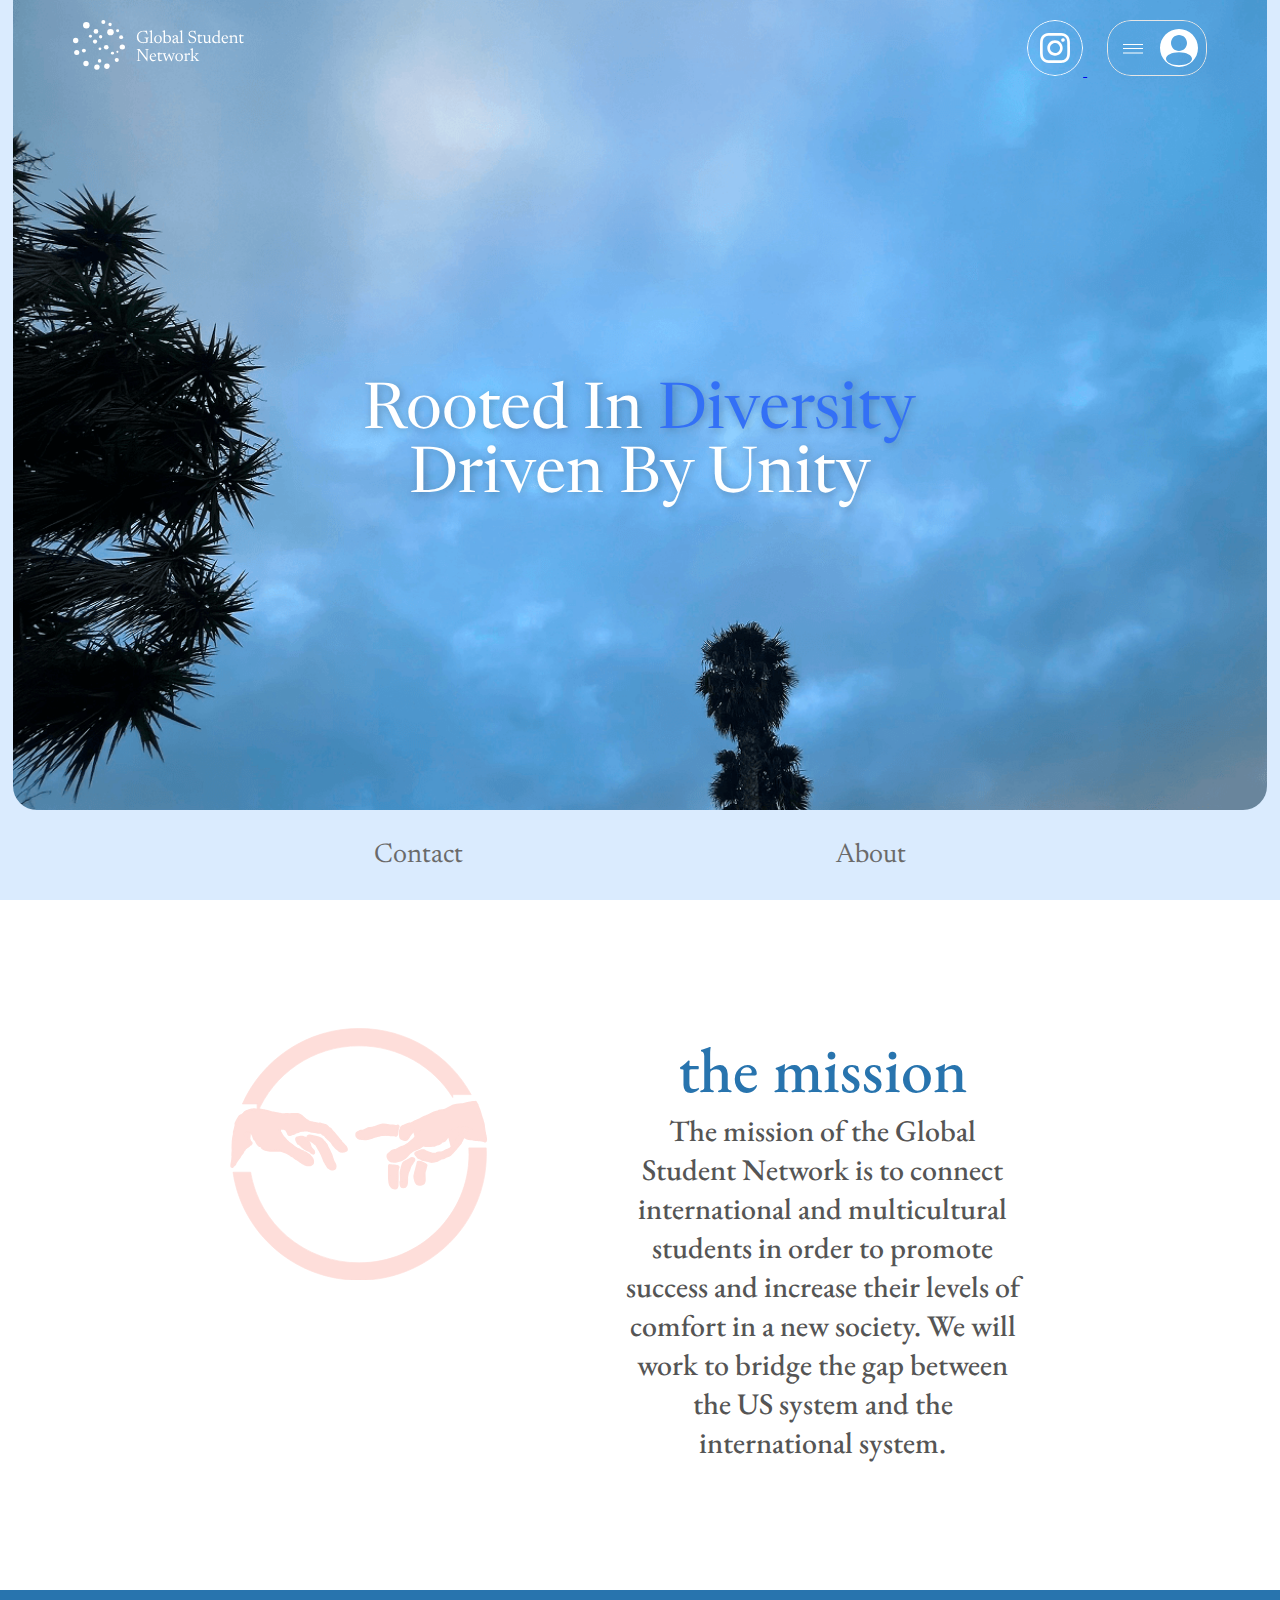
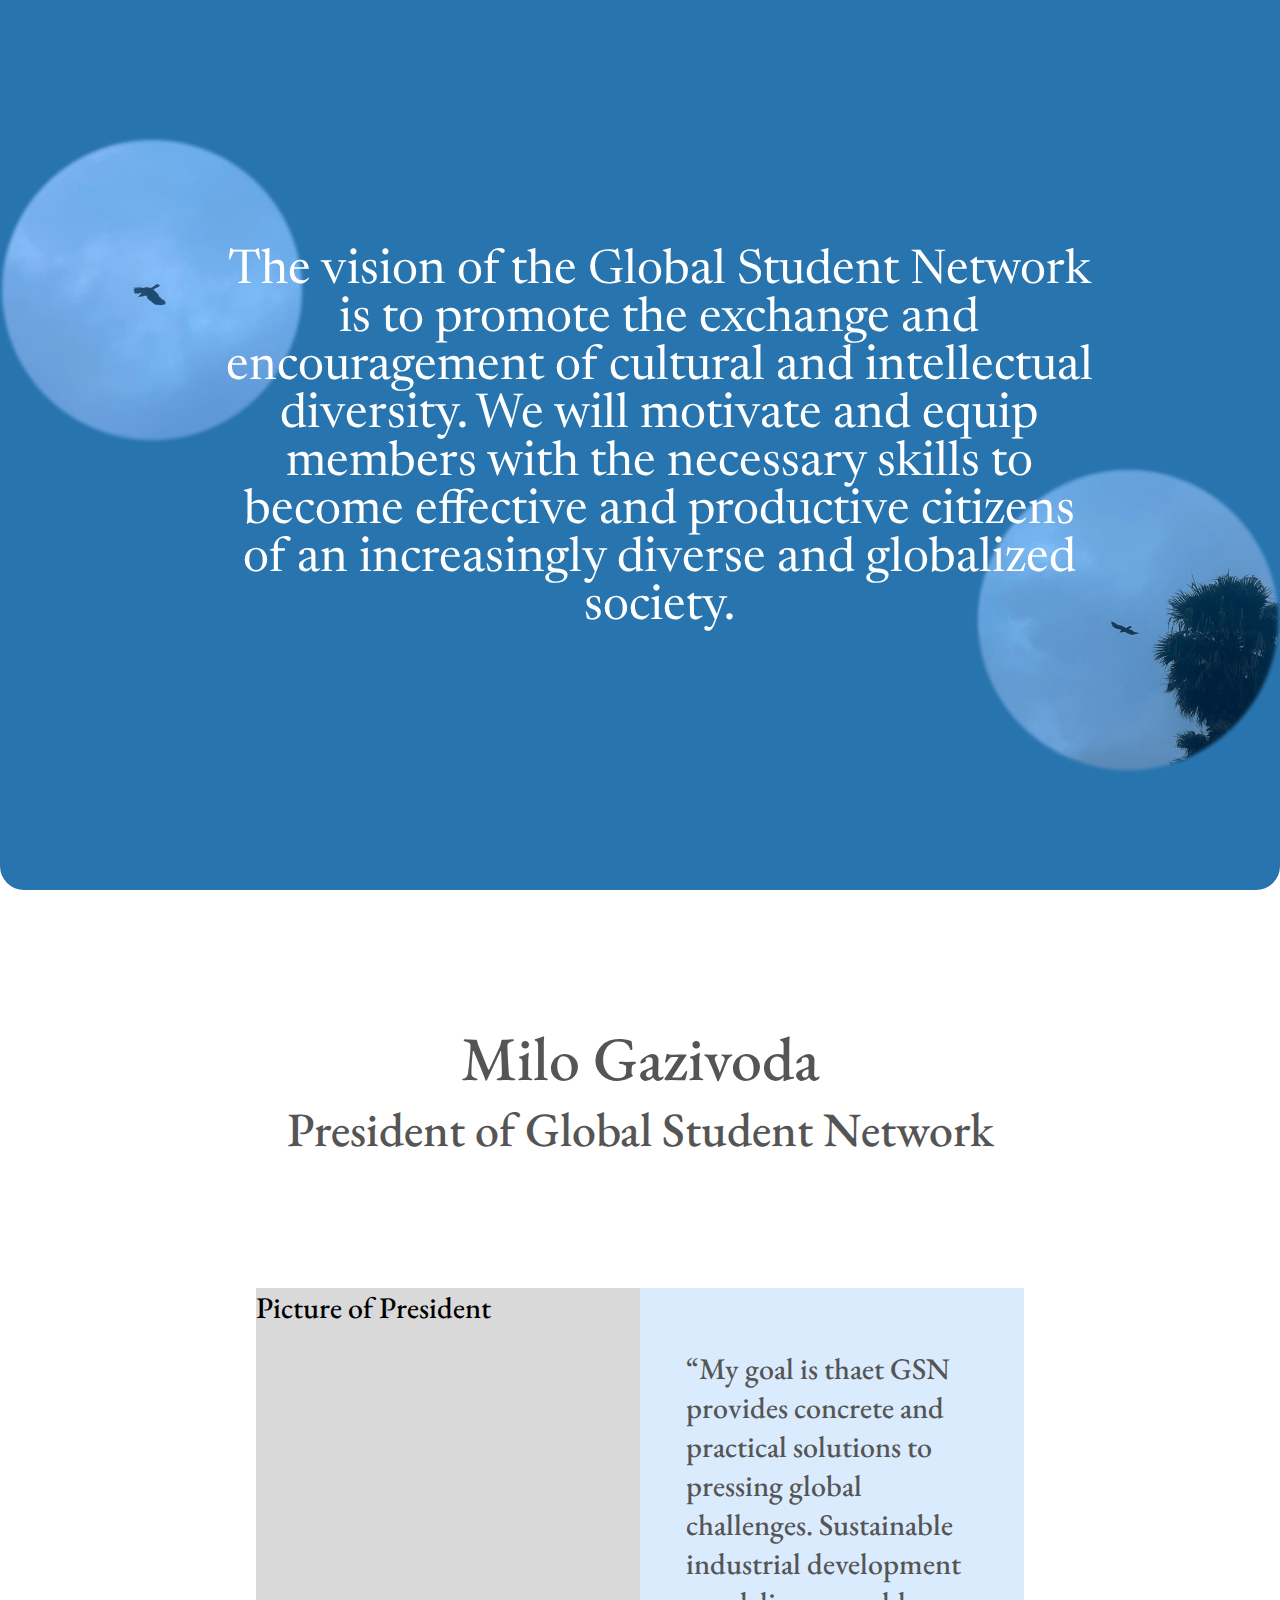
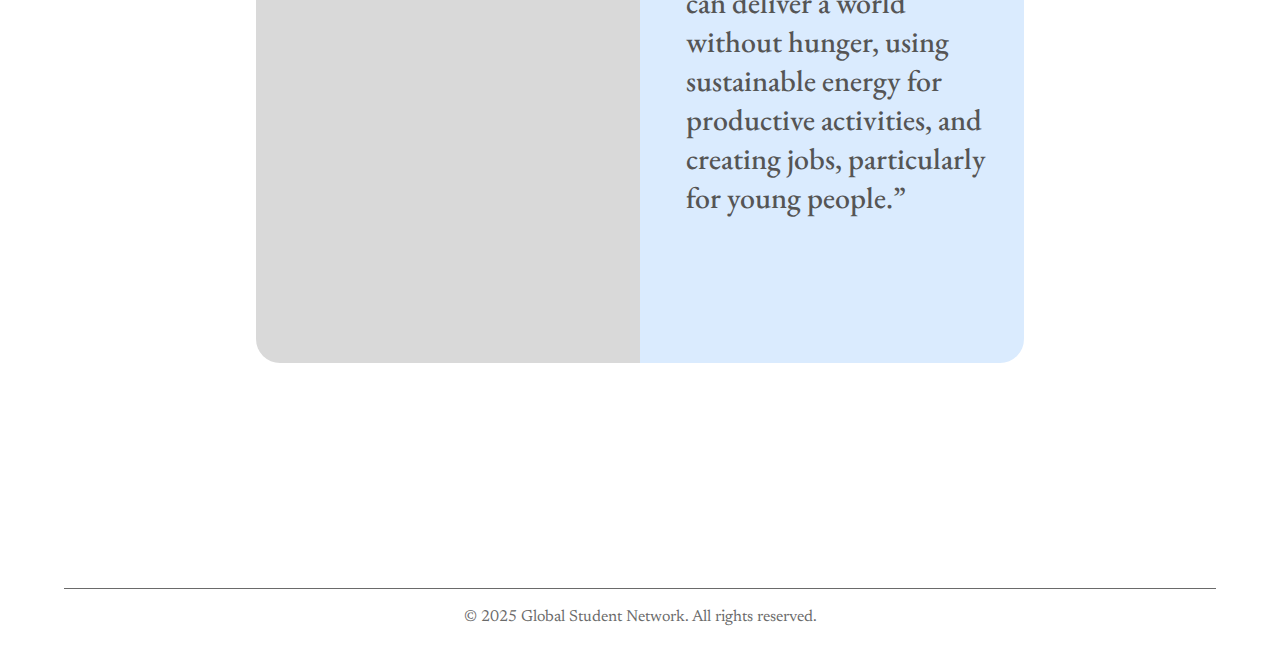
<file: index.html>
<!DOCTYPE html>
<html lang="en">
<head>
    <meta charset="UTF-8" />
    <meta name="viewport" content="width=device-width, initial-scale=1.0" />
    <link rel="stylesheet" href="styles.css">
    <link rel="icon" type="image/png" href="media/favicon.png">
    <title>Global Student Network</title>
</head>
<body>
<noscript>
    <style>
        #theme-toggle-button {
            display: none;
        }
    </style>
    <p style="color: red; text-align: center;">Theme switcher requires JavaScript to work.
        Please enable JavaScript to use this feature.</p>
</noscript>
<section class="container">
    <figure class="image-background">
        <header class="content-overlay">
            <img src="media/gsn_logo.svg" alt="Global Student Network Logo" class="logo theme-toggle-button" id="theme-toggle-button" >
            <!-- New div to hold both Instagram and Login Button -->
            <div class="right-icons">
                <a href="https://www.instagram.com/gsn.ucla/" target="_blank">
                    <!--image cite: https://brandfetch.com/instagram.com?view=library&library=default&collection=logos&asset=idmP9VWUNi-->
                    <img src="media/instagram_logo.svg" alt="Instagram Logo" class="social-icon">
                </a>
                <a href="login.html">
                    <img src="media/login.svg" alt="Login icon" class="login-icon">
                </a>
            </div>
        </header>

        <figcaption class="hero-text">
            Rooted In <span>Diversity</span><br>
            Driven By Unity
        </figcaption>
    </figure>
</section>
<nav class="navbar">
    <ul>
        <li><a href="contact.html">Contact</a></li>
        <li><a href="about.html">About</a></li>
    </ul>
</nav>
<section class="container-2">
    <svg class = "graphic" width=70% height=auto viewBox="0 0 371 363" fill="none" xmlns="http://www.w3.org/2000/svg">
        <path fill-rule="evenodd" clip-rule="evenodd" d="M344 181.837C344 267.815 273.422 338 185.756 338C107.023 338 42.0729 281.39 29.6539 207.57H4.3465C16.9846 295.436 93.3895 363 185.756 363C286.959 363 369 281.891 369 181.837C369 178.73 368.921 175.641 368.765 172.573H343.726C343.908 175.638 344 178.727 344 181.837ZM185.756 0.673706C255.499 0.673706 316.141 39.1933 347.105 95.8873H320.615V100.11C292.812 55.5117 242.916 25.6737 185.756 25.6737C119.215 25.6737 62.5181 66.1097 39.0578 123.196V109.269H17.805C46.1054 45.3403 110.655 0.673706 185.756 0.673706Z" fill="#FEDEDA"/>
        <path d="M17.6295 125.952C18.0822 125.558 18.5598 125.2 19.0731 124.936C19.5271 124.503 19.9848 124.074 20.4397 123.643C21.3005 122.828 22.1491 121.967 23.1195 121.28C23.6072 120.935 24.1245 120.51 24.6965 120.308C25.4137 120.056 26.211 119.865 27.0069 119.754C28.4807 119.081 30.0582 118.682 31.623 118.325C32.0811 118.22 32.5858 118.258 33.0218 118.133C33.6004 117.968 34.3113 118.069 34.9115 118.069C35.6425 118.069 36.4039 118.131 37.134 118.221L37.2239 118.231C38.0157 118.328 38.7967 118.423 39.5852 118.553C40.7245 118.741 41.7739 119.044 42.8804 119.362L42.9207 119.374C43.6711 119.59 44.421 119.882 45.113 120.244C45.459 120.425 45.8527 120.566 46.152 120.819C46.449 121.071 46.0575 120.911 45.8796 120.866C44.943 120.632 44.0857 120.177 43.2133 119.764L43.2099 119.762C42.6812 119.512 42.0233 119.2 41.4312 119.162C40.8211 119.123 40.1964 119.158 39.5852 119.158C37.9557 119.158 36.3038 119.262 34.6761 119.343C33.5702 119.399 32.4729 119.559 31.3675 119.582C30.4316 119.602 29.4816 119.643 28.5364 119.643C28.0422 119.643 27.5248 119.681 27.0069 119.754C26.8406 119.83 26.6756 119.909 26.5122 119.992C25.6896 120.411 24.9673 121.126 24.2325 121.68C23.4615 122.262 22.7148 122.886 21.9191 123.428C21.5754 123.663 21.2772 124.011 20.9104 124.215C20.9024 124.219 20.8939 124.224 20.885 124.229C21.0417 124.187 21.1985 124.151 21.3542 124.121C22.0564 123.986 22.7778 123.989 23.4726 123.865C23.5522 123.851 24.0083 123.722 23.9668 123.909C23.9373 124.042 23.4672 124.07 23.3784 124.094C22.1374 124.429 20.9175 124.81 19.6932 125.207C19.2173 125.361 18.7484 125.521 18.2865 125.694C17.5492 126.417 16.8317 127.159 16.1627 127.947C14.9415 129.385 13.7651 130.869 12.5862 132.343C12.5679 132.366 12.5496 132.389 12.5313 132.411C11.5258 133.668 10.5625 134.939 9.66316 136.271C9.57149 136.407 9.48735 136.54 9.40951 136.675C9.00501 137.561 8.80537 138.016 9.09492 137.313C9.18814 137.087 9.29159 136.879 9.40951 136.675C9.98561 135.412 10.9772 133.275 11.5629 132.364C12.2294 131.328 12.9042 130.305 13.4391 129.204C13.6941 128.679 14.1888 128.294 14.4983 127.812C14.5948 127.662 14.6984 127.509 14.8581 127.422C15.1922 127.24 15.5007 127.005 15.8332 126.817C16.4193 126.487 17.0181 126.204 17.6295 125.952Z" fill="#FEDEDA"/>
        <path d="M86.2931 125.36C86.2979 125.505 86.3114 125.437 86.2931 125.36Z" fill="#FEDEDA"/>
        <path d="M114.349 136.325C114.155 136.238 113.971 136.129 113.789 136.016C114.491 136.114 115.191 136.241 115.901 136.241C116.74 136.241 117.886 136.542 118.627 136.954C118.74 137.017 119.21 137.221 119.168 137.368C119.141 137.46 118.64 137.441 118.585 137.373C118.452 137.206 117.549 137.331 117.327 137.331C116.339 137.331 115.247 136.724 114.349 136.325Z" fill="#FEDEDA"/>
        <path d="M135.007 141.04C134.548 140.938 134.12 140.742 133.671 140.599C133.291 140.491 132.864 140.426 132.472 140.355C132.394 140.341 132.312 140.309 132.229 140.273C132.062 140.199 131.893 140.107 131.754 140.099C131.307 140.073 130.806 139.728 130.412 139.53C129.871 139.26 128.953 139.114 128.567 138.631C128.108 138.058 129.398 138.561 129.527 138.585C130.196 138.706 130.921 138.98 131.568 139.195C132.362 139.46 133.329 139.584 134.061 139.978C134.79 140.371 135.588 140.471 136.302 140.938C136.663 141.173 136.998 141.445 137.325 141.725C137.494 141.816 137.657 141.916 137.812 142.028C138.175 142.289 138.126 142.314 137.946 142.262C138.192 142.473 138.439 142.678 138.697 142.867C138.878 142.999 139.047 143.159 139.207 143.335C139.506 143.583 139.826 143.808 140.1 144.083C140.333 144.315 140.802 144.423 140.962 144.712C141.145 145.04 141.46 145.302 141.717 145.569C142.085 145.951 142.356 146.509 142.7 146.929C142.797 147.048 142.884 147.175 142.973 147.3C143.07 147.437 143.17 147.572 143.287 147.689C143.457 147.858 143.646 148.111 143.767 148.318C143.846 148.452 144.045 148.539 144.08 148.695C144.104 148.806 143.977 148.88 143.916 148.775C143.795 148.562 143.511 148.331 143.329 148.15C143.056 147.877 142.779 147.61 142.509 147.33C141.766 146.558 141.129 145.736 140.44 144.921C140.181 144.615 139.932 144.254 139.67 143.905C139.508 143.741 139.346 143.571 139.219 143.412C139.137 143.309 138.693 142.883 139.051 143.202C139.102 143.247 139.154 143.291 139.207 143.335C139.047 143.159 138.878 142.999 138.697 142.867C138.439 142.678 138.192 142.473 137.946 142.262C137.749 142.205 137.393 142.055 137.248 142.023C136.984 141.965 136.617 141.73 136.367 141.608C135.94 141.401 135.474 141.144 135.007 141.04Z" fill="#FEDEDA"/>
        <path d="M135.361 152.949C135.531 153.035 135.838 153.118 136.144 153.192C136.107 153.16 136.069 153.129 136.032 153.098C134.898 152.169 133.684 151.279 132.444 150.499C132.112 150.29 132.915 151.029 132.994 151.169C133.129 151.413 133.433 151.683 133.683 151.822C133.983 151.988 134.144 152.245 134.438 152.409C134.754 152.584 135.041 152.789 135.361 152.949Z" fill="#FEDEDA"/>
        <path d="M86.6555 151.338C86.5411 151.383 86.4255 151.421 86.3336 151.421C86.1358 151.421 86.5438 151.345 86.6555 151.338Z" fill="#FEDEDA"/>
        <path d="M72.5542 152.912C72.4808 152.82 72.3897 152.722 72.3014 152.618C72.2955 152.604 72.2897 152.59 72.2839 152.577C72.1108 152.167 71.833 151.698 71.7806 151.253C71.773 151.188 71.5849 150.517 71.8831 150.815C72.0569 150.989 72.2353 151.081 72.3491 151.337C72.605 151.913 72.8994 152.521 73.1879 153.098C73.5588 153.84 74.1339 154.482 74.53 155.195C74.5595 155.248 74.5922 155.336 74.6301 155.434C74.7208 155.515 74.8111 155.6 74.8655 155.698C74.9224 155.801 75.1691 155.997 75.0519 155.997C74.8554 155.997 74.726 155.682 74.6301 155.434C74.572 155.382 74.5138 155.331 74.4647 155.279C73.9486 154.734 73.5904 154.052 73.0854 153.518C72.9042 153.326 72.7187 153.118 72.5542 152.912Z" fill="#FEDEDA"/>
        <path d="M29.7946 148.066C29.8189 148.08 29.8442 148.095 29.8702 148.112C29.8497 148.095 29.8278 148.08 29.8039 148.066C29.6523 147.98 29.6054 147.958 29.7946 148.066Z" fill="#FEDEDA"/>
        <path d="M28.9185 148.253C29.1501 148.369 29.9303 148.802 30.2696 149.152C30.1428 149.126 30.0157 149.101 29.8878 149.077C29.6404 149.032 29.2293 149.071 29.0024 148.97C28.526 148.759 27.892 148.873 27.39 148.719C26.6875 148.503 25.7535 148.653 25.0228 148.653C24.4048 148.653 23.8252 148.789 23.2482 148.951C23.0729 149.038 22.9031 149.128 22.7487 149.199C21.9364 149.568 21.1577 149.952 20.3629 150.349C20.3269 150.367 20.289 150.386 20.2498 150.406C20.0998 150.589 19.9195 150.766 19.7757 150.918C19.6832 151.015 19.2724 151.824 19.2724 151.421C19.2724 150.924 19.8337 150.615 20.2498 150.406C20.2933 150.353 20.3343 150.299 20.371 150.246C20.2021 150.296 20.0776 150.281 20.3209 150.037C20.4293 149.929 20.5508 149.838 20.6812 149.759C20.7825 149.602 20.8661 149.439 20.8661 149.241C20.8661 149.013 20.7964 148.645 20.9081 148.444C21.1871 147.942 22.6089 147.662 23.1309 147.647C24.3036 147.614 25.4811 147.647 26.6538 147.647C27.0706 147.647 27.5781 147.625 27.9492 147.861C28.2648 148.062 28.5988 148.093 28.9185 148.253Z" fill="#FEDEDA"/>
        <path d="M108.383 191.008C108.383 191.255 108.305 191.468 108.255 191.693C108.151 191.723 108.088 191.844 108.213 192.065C108.288 192.195 108.378 192.308 108.449 192.451C108.466 192.485 108.607 192.951 108.487 192.857C108.294 192.707 107.748 192.768 107.491 192.711C107.142 192.633 106.777 192.407 106.43 192.366C106.205 192.34 105.868 191.975 105.698 191.805C105.413 191.519 105.08 191.309 104.797 191.027C104.587 190.817 104.482 190.505 104.307 190.286C104.102 190.03 103.83 189.811 103.67 189.522C103.328 188.906 103.627 188.143 103.792 187.564C103.978 186.913 104.047 186.307 104.391 185.705C104.689 185.184 105.029 184.733 105.411 184.257C105.742 183.842 106.877 184.044 107.364 184.044C108.726 184.044 110.312 183.796 111.526 184.403C112.857 185.069 113.904 186.053 113.904 187.653C113.904 188.343 112.416 188.12 111.993 188.12C111.225 188.12 110.669 188.352 110.035 188.715C109.785 188.858 109.503 189.021 109.299 189.206C109.058 189.422 108.985 189.813 108.765 189.989C108.562 190.151 108.383 190.759 108.383 191.008Z" fill="#FEDEDA"/>
        <path d="M129.598 175.401C129.48 175.257 129.36 175.121 129.242 174.995C128.568 174.282 128.218 173.151 127.689 172.32C127.447 171.94 127.271 171.573 127.058 171.19C127.019 171.119 126.978 171.046 126.936 170.973C126.651 170.509 125.602 168.771 125.81 168.771C125.903 168.771 126.223 169.421 126.247 169.506C126.385 169.99 126.674 170.505 126.936 170.973C126.971 171.028 126.994 171.065 127.003 171.079C127.914 172.5 128.779 173.941 129.598 175.401C131.864 179.438 133.786 183.626 135.418 187.977C135.67 188.649 135.83 189.393 136.167 190.028C136.388 190.447 136.43 191.012 136.673 191.394C136.933 191.803 137.151 192.525 137.539 192.836C137.846 193.081 137.957 193.852 138.253 194.18C138.553 194.513 138.723 195.178 138.946 195.58C139.244 196.116 139.471 196.607 140 196.953C140.492 197.274 141.051 197.441 141.497 197.798C141.634 197.907 142.028 198.04 142.369 198.122C142.53 198.145 142.691 198.173 142.852 198.2C143.13 198.203 144.343 198.325 143.965 198.325C143.581 198.325 143.215 198.263 142.852 198.2C142.848 198.2 142.845 198.2 142.842 198.2C142.741 198.2 142.564 198.17 142.369 198.122C142.028 198.04 141.634 197.907 141.497 197.798C141.051 197.441 140.492 197.274 140 196.953C139.471 196.607 139.244 196.116 138.946 195.58C138.723 195.178 138.553 194.513 138.253 194.18C137.957 193.852 137.846 193.081 137.539 192.836C137.151 192.525 136.933 191.803 136.673 191.394C136.43 191.012 136.388 190.447 136.167 190.028C135.83 189.393 135.67 188.649 135.418 187.977C133.786 183.626 131.864 179.438 129.598 175.401Z" fill="#FEDEDA"/>
        <path d="M278.45 167.892H285.181C285.866 167.892 286.561 167.982 287.257 167.982C287.997 167.982 288.731 168.253 289.474 168.253C289.94 168.253 290.393 168.348 290.847 168.426C290.952 168.4 291.056 168.372 291.159 168.343C292.446 167.975 293.76 167.712 295.035 167.3C295.74 167.072 297.91 166.629 297.222 166.904C296.498 167.193 295.875 167.722 295.111 167.982C294.443 168.209 293.878 168.523 293.17 168.523H291.791C291.472 168.523 291.159 168.479 290.847 168.426C289.512 168.755 288.062 168.794 286.695 168.794H283.195C282.437 168.794 281.728 168.669 280.978 168.609C280.208 168.547 279.135 168.334 278.45 167.892Z" fill="#FEDEDA"/>
        <path d="M199.217 158.398C199.187 158.401 199.156 158.405 199.126 158.408C198.521 158.571 197.89 158.702 197.318 158.816C196.856 158.909 196.506 159.041 196.026 159.041C195.301 159.041 194.547 158.934 193.85 158.934C192.416 158.934 188.116 158.828 189.55 158.828C190.084 158.828 190.96 158.815 191.461 158.592C191.978 158.362 192.856 158.463 193.432 158.404C193.45 158.402 193.467 158.4 193.484 158.398C195.459 158.151 197.407 157.628 199.377 157.289C201.103 156.991 202.704 156.387 204.473 156.387C204.53 156.387 205.006 156.41 205.255 156.465C205.383 156.493 205.451 156.53 205.369 156.575C204.985 156.792 204.473 157.046 204.036 157.13C203.019 157.323 201.987 158.046 200.934 158.085C200.355 158.107 199.792 158.326 199.217 158.398Z" fill="#FEDEDA"/>
        <path d="M9.14199 139.068C8.73157 139.427 9.65207 138.103 9.86827 137.602C10.2647 136.685 10.7199 135.756 11.23 134.893C11.448 134.524 11.6933 134.119 11.8655 133.729C11.997 133.432 12.1194 133.038 12.3027 132.775C12.4009 132.633 12.495 132.489 12.5862 132.343M12.5862 132.343C13.0711 131.567 13.4765 130.739 14.0141 129.991L14.0403 129.954C14.6969 129.041 15.3058 128.194 16.1156 127.402C16.597 126.931 17.0959 126.417 17.6295 125.952M12.5862 132.343C12.5679 132.366 12.5496 132.389 12.5313 132.411C11.5258 133.668 10.5625 134.939 9.66316 136.271C9.57149 136.407 9.48735 136.54 9.40951 136.675M12.5862 132.343C13.7651 130.869 14.9415 129.385 16.1627 127.947C16.8317 127.159 17.5492 126.417 18.2865 125.694M17.6295 125.952C18.0822 125.558 18.5598 125.2 19.0731 124.936M17.6295 125.952C17.8469 125.863 18.0659 125.777 18.2865 125.694M17.6295 125.952C17.0181 126.204 16.4193 126.487 15.8332 126.817C15.5007 127.005 15.1922 127.24 14.8581 127.422C14.6984 127.509 14.5948 127.662 14.4983 127.812C14.1888 128.294 13.6941 128.679 13.4391 129.204C12.9042 130.305 12.2294 131.328 11.5629 132.364C10.9772 133.275 9.98561 135.412 9.40951 136.675M19.0731 124.936C19.0914 124.926 19.1099 124.917 19.1283 124.908C19.6748 124.634 20.2799 124.39 20.885 124.229M19.0731 124.936C18.8093 125.187 18.5467 125.439 18.2865 125.694M19.0731 124.936C19.5271 124.503 19.9848 124.074 20.4397 123.643C21.3005 122.828 22.1491 121.967 23.1195 121.28C23.6072 120.935 24.1245 120.51 24.6965 120.308C25.4137 120.056 26.211 119.865 27.0069 119.754M20.885 124.229C21.0417 124.187 21.1985 124.151 21.3542 124.121C22.0564 123.986 22.7778 123.989 23.4726 123.865C23.5522 123.851 24.0083 123.722 23.9668 123.909C23.9373 124.042 23.4672 124.07 23.3784 124.094C22.1374 124.429 20.9175 124.81 19.6932 125.207C19.2173 125.361 18.7484 125.521 18.2865 125.694M20.885 124.229C20.8939 124.224 20.9024 124.219 20.9104 124.215C21.2772 124.011 21.5754 123.663 21.9191 123.428C22.7148 122.886 23.4615 122.262 24.2325 121.68C24.9673 121.126 25.6896 120.411 26.5122 119.992C26.6756 119.909 26.8406 119.83 27.0069 119.754M20.885 124.229C20.7203 124.318 20.3993 124.48 20.3993 124.665M9.40951 136.675C9.00501 137.561 8.80537 138.016 9.09492 137.313C9.18814 137.087 9.29159 136.879 9.40951 136.675ZM27.0069 119.754C27.5248 119.681 28.0422 119.643 28.5364 119.643C29.4816 119.643 30.4316 119.602 31.3675 119.582C32.4729 119.559 33.5702 119.399 34.6761 119.343C36.3038 119.262 37.9557 119.158 39.5852 119.158C40.1964 119.158 40.8211 119.123 41.4312 119.162C42.0233 119.2 42.6812 119.512 43.2099 119.762L43.2133 119.764C44.0857 120.177 44.943 120.632 45.8796 120.866C46.0575 120.911 46.449 121.071 46.152 120.819C45.8527 120.566 45.459 120.425 45.113 120.244C44.421 119.882 43.6711 119.59 42.9207 119.374L42.8804 119.362C41.7739 119.044 40.7245 118.741 39.5852 118.553C38.7967 118.423 38.0157 118.328 37.2239 118.231L37.134 118.221C36.4039 118.131 35.6425 118.069 34.9115 118.069C34.3113 118.069 33.6004 117.968 33.0218 118.133C32.5858 118.258 32.0811 118.22 31.623 118.325C30.0582 118.682 28.4807 119.081 27.0069 119.754ZM39.9905 119.383C39.8709 119.247 40.6812 119.299 40.7874 119.299H44.0167C44.7022 119.299 45.4127 119.216 46.0718 119.216C46.4113 119.216 46.7581 119.299 47.0783 119.299C47.2197 119.299 47.6023 119.399 47.5024 119.299C47.3515 119.149 46.9568 119.167 46.7661 119.113C46.149 118.937 45.3915 119.048 44.753 119.048H41.6681C41.2538 119.048 40.8849 118.758 40.4938 118.712C40.2697 118.686 40.0171 118.416 39.9253 118.209C39.8073 117.944 40.5434 118.041 40.7035 118.041C41.2131 118.041 41.7753 118.115 42.2646 118.251C42.8928 118.426 43.5535 118.419 44.1845 118.563C45.7308 118.917 47.3663 118.96 48.9283 119.337C49.897 119.57 50.8927 119.682 51.8594 119.933C52.8219 120.183 53.7869 120.437 54.7532 120.679C56.2147 121.044 57.6959 121.507 59.0963 122.067C59.9505 122.409 60.927 122.508 61.8177 122.738C62.9713 123.036 64.1891 123.094 65.3639 123.283C66.7883 123.513 68.1688 123.772 69.5811 124.061C71.1832 124.389 72.7522 124.963 74.3762 125.166C75.5743 125.315 76.7656 125.21 77.969 125.17C78.7268 125.145 79.4741 124.919 80.2338 124.919H82.5591C83.5989 124.919 84.5844 125.051 85.6113 125.166C85.8166 125.188 86.0007 125.242 86.2078 125.254C86.2565 125.257 86.2814 125.31 86.2931 125.36M86.2931 125.36C86.3114 125.437 86.2979 125.505 86.2931 125.36ZM86.2931 125.36C86.2923 125.332 86.2917 125.298 86.2917 125.254M85.7045 125.757C85.0195 125.757 87.0909 125.901 87.7596 125.753C88.2335 125.647 88.715 125.606 89.1855 125.501C89.2921 125.477 89.6372 125.379 89.7121 125.319C89.8691 125.194 89.2431 125.254 89.1249 125.254H87.0047C86.7367 125.254 86.5363 125.295 86.8369 125.128C87.4095 124.81 88.4642 125.002 89.1016 125.002H90.947C91.5354 125.002 92.0718 124.835 92.6665 124.835H97.4056C97.6462 124.835 97.8447 125.002 98.0767 125.002C98.4114 125.002 99.1437 125.329 99.4607 125.487C99.8421 125.678 100.238 125.893 100.57 126.158C100.871 126.399 101.324 126.513 101.623 126.782C101.877 127.011 102.269 127.289 102.564 127.453C102.97 127.679 103.488 128.214 103.78 128.572C104.154 129.028 104.765 129.287 105.118 129.741C105.401 130.105 105.832 130.573 106.255 130.808C106.383 130.879 106.488 131.022 106.59 131.125C106.719 131.254 106.882 131.263 107.01 131.376C107.301 131.637 107.693 131.801 107.932 132.113C108.287 132.574 109.113 133.066 109.652 133.305C109.911 133.421 110.127 133.613 110.365 133.767C110.761 134.021 111.246 134.27 111.577 134.601C111.942 134.967 112.535 135.36 113.007 135.57C113.28 135.691 113.533 135.858 113.789 136.016M113.789 136.016C113.971 136.129 114.155 136.238 114.349 136.325C115.247 136.724 116.339 137.331 117.327 137.331C117.549 137.331 118.452 137.206 118.585 137.373C118.64 137.441 119.141 137.46 119.168 137.368C119.21 137.221 118.74 137.017 118.627 136.954C117.886 136.542 116.74 136.241 115.901 136.241C115.191 136.241 114.491 136.114 113.789 136.016ZM113.789 136.016C113.348 135.955 112.907 135.905 112.462 135.905M111.623 135.654C113.018 135.654 114.465 136.207 115.789 136.618C116.533 136.849 117.462 136.786 118.166 137.098C118.406 137.205 118.759 137.238 119.023 137.247C119.435 137.262 119.848 137.443 120.258 137.494C121.08 137.597 121.97 137.692 122.779 137.876C123.286 137.992 123.812 138.025 124.326 138.128C124.848 138.232 125.609 138.176 126.069 138.421C126.492 138.647 127.206 138.694 127.681 138.822C128.147 138.948 128.604 139.074 129.065 139.218C129.829 139.457 130.604 139.732 131.353 140.015C131.628 140.119 131.926 140.201 132.229 140.273M132.229 140.273C132.565 140.352 132.907 140.417 133.227 140.481C133.378 140.511 133.526 140.552 133.671 140.599M132.229 140.273C132.312 140.309 132.394 140.341 132.472 140.355C132.864 140.426 133.291 140.491 133.671 140.599M132.229 140.273C132.062 140.199 131.893 140.107 131.754 140.099C131.307 140.073 130.806 139.728 130.412 139.53C129.871 139.26 128.953 139.114 128.567 138.631C128.108 138.058 129.398 138.561 129.527 138.585C130.196 138.706 130.921 138.98 131.568 139.195C132.362 139.46 133.329 139.584 134.061 139.978C134.79 140.371 135.588 140.471 136.302 140.938C136.663 141.173 136.998 141.445 137.325 141.725M133.671 140.599C134.12 140.742 134.548 140.938 135.007 141.04C135.474 141.144 135.94 141.401 136.367 141.608C136.617 141.73 136.984 141.965 137.248 142.023C137.393 142.055 137.749 142.205 137.946 142.262M133.671 140.599C133.675 140.6 133.679 140.601 133.683 140.602C134.862 140.939 136.222 141.13 137.325 141.725M137.946 142.262C138.126 142.314 138.175 142.289 137.812 142.028C137.657 141.916 137.494 141.816 137.325 141.725M137.946 142.262C137.739 142.084 137.534 141.903 137.325 141.725M137.946 142.262C138.192 142.473 138.439 142.678 138.697 142.867C138.878 142.999 139.047 143.159 139.207 143.335M139.207 143.335C139.368 143.513 139.521 143.707 139.67 143.905M139.207 143.335C139.506 143.583 139.826 143.808 140.1 144.083C140.333 144.315 140.802 144.423 140.962 144.712C141.145 145.04 141.46 145.302 141.717 145.569C142.085 145.951 142.356 146.509 142.7 146.929C142.797 147.048 142.884 147.175 142.973 147.3M139.207 143.335C139.154 143.291 139.102 143.247 139.051 143.202C138.693 142.883 139.137 143.309 139.219 143.412C139.346 143.571 139.508 143.741 139.67 143.905M139.67 143.905C139.932 144.254 140.181 144.615 140.44 144.921C141.129 145.736 141.766 146.558 142.509 147.33C142.779 147.61 143.056 147.877 143.329 148.15C143.511 148.331 143.795 148.562 143.916 148.775C143.977 148.88 144.104 148.806 144.08 148.695C144.045 148.539 143.846 148.452 143.767 148.318C143.646 148.111 143.457 147.858 143.287 147.689C143.17 147.572 143.07 147.437 142.973 147.3M139.67 143.905C139.775 144.011 139.879 144.113 139.974 144.208C140.994 145.228 141.999 146.252 142.973 147.3M142.973 147.3C143.652 148.03 144.316 148.772 144.96 149.534C145.669 150.371 146.434 151.159 147.02 152.092C147.405 152.705 148.011 153.158 148.404 153.769C148.57 154.027 148.898 154.17 149.033 154.44M139.303 143.789C140.768 144.316 142.396 144.715 143.693 145.616C143.949 145.793 144.157 145.954 144.336 146.203C144.449 146.36 144.597 146.454 144.69 146.641C144.852 146.964 145.169 147.239 145.389 147.521C146.228 148.599 147.211 149.573 148.045 150.666L148.063 150.689C148.934 151.831 149.847 153.027 150.86 154.04C152.299 155.479 153.516 157.123 154.779 158.713C155.875 160.093 157.064 161.433 158.209 162.776C158.552 163.18 159.179 163.824 159.35 164.337M135.277 140.183C136.406 140.183 137.462 140.713 138.339 141.394C138.577 141.58 138.855 141.721 139.093 141.907C139.34 142.098 139.449 142.388 139.657 142.596C140.152 143.091 140.605 143.674 141.102 144.204C141.597 144.732 142.081 145.35 142.523 145.928C142.79 146.276 143.245 146.676 143.245 147.144M156.834 163.247C157.128 163.247 157.407 163.209 157.673 163.349C158.102 163.575 158.43 163.978 158.828 164.253C159.3 164.58 159.746 165.068 160.147 165.469C160.65 165.972 161.165 166.44 161.662 166.937C162.184 167.459 162.608 168.084 163.167 168.53C163.585 168.865 164.135 169.504 164.402 169.956C164.653 170.384 165.202 170.764 165.52 171.172C165.877 171.632 166.308 172.191 166.545 172.724C166.767 173.223 167.151 173.808 167.151 174.359C167.151 174.766 167.303 175.586 166.769 175.738C166.496 175.816 166.25 175.771 165.977 175.869C165.689 175.972 165.413 176.059 165.138 176.181C164.595 176.422 164.073 176.786 163.502 176.913C162.915 177.043 162.418 177.085 161.783 177.085C160.43 177.085 158.905 176.941 157.84 175.995C157.427 175.627 157.06 175.197 156.624 174.858C155.517 173.997 154.415 173.232 153.32 172.258C152.057 171.134 151.23 169.636 150.04 168.446C149.724 168.131 149.364 167.83 149.117 167.459C148.901 167.135 148.666 166.654 148.404 166.392C147.983 165.97 147.7 165.199 147.421 164.672C147.098 164.062 146.636 163.658 146.219 163.121C145.763 162.536 144.996 162.123 144.504 161.569C144.304 161.344 144.13 161.166 143.982 160.898C143.869 160.696 143.57 160.254 143.376 160.143C143.183 160.033 142.961 159.607 142.784 159.431C142.577 159.223 142.357 158.977 142.22 158.718C141.814 157.946 140.91 157.448 140.561 156.663C140.34 156.166 139.836 155.734 139.555 155.242C139.23 154.673 138.678 154.067 138.213 153.602C137.709 153.098 137.302 152.603 136.703 152.218C136.372 152.005 136.087 151.576 135.738 151.421C135.214 151.188 136.037 152.135 136.134 152.26C136.614 152.876 137.148 153.524 137.691 154.086C137.904 154.307 137.983 154.614 138.194 154.841C138.333 154.99 138.552 155.309 138.632 155.489C138.851 155.981 139.277 156.474 139.657 156.854C139.876 157.073 140.084 157.332 140.291 157.562C140.487 157.78 140.859 157.982 140.981 158.256C141.111 158.549 141.495 158.649 141.652 158.923C141.745 159.085 142.17 159.564 142.323 159.64M136.955 153.434C137.319 153.434 136.731 153.332 136.144 153.192M136.144 153.192C135.838 153.118 135.531 153.035 135.361 152.949C135.041 152.789 134.754 152.584 134.438 152.409C134.144 152.245 133.983 151.988 133.683 151.822C133.433 151.683 133.129 151.413 132.994 151.169C132.915 151.029 132.112 150.29 132.444 150.499C133.684 151.279 134.898 152.169 136.032 153.098C136.069 153.129 136.107 153.16 136.144 153.192ZM136.144 153.192C137.21 154.085 138.194 155.183 139.052 156.267C139.274 156.548 139.658 156.911 139.806 157.208M132.341 149.576H128.045C127.237 149.576 126.582 149.502 125.799 149.306C124.753 149.044 123.652 149.016 122.611 148.756C121.486 148.475 120.255 148.564 119.172 148.066C117.887 147.476 116.445 147.242 115.183 146.594C114.401 146.192 113.55 145.834 112.732 145.532C112.391 145.405 112.123 145.22 111.772 145.112C111.594 145.058 111.109 145.109 111.036 144.963M118.501 148.15C118.963 148.15 117.568 148.246 117.117 148.146C116.494 148.007 115.819 147.923 115.23 147.628C114.649 147.338 113.881 147.299 113.263 147.018C112.65 146.739 112.067 146.306 111.437 146.072C110.492 145.722 109.553 145.466 108.524 145.466C106.099 145.466 103.564 145.265 101.157 145.653C100.376 145.779 99.6164 146.007 98.8549 146.221C97.8706 146.498 96.8219 146.776 95.9005 147.223C95.2471 147.54 94.4285 147.566 93.8036 147.941C93.5057 148.119 93.1194 148.128 92.8343 148.318M112.797 146.473C110.954 146.473 109.114 146.486 107.28 146.557C106.8 146.575 106.332 146.724 105.835 146.724C105.38 146.724 104.947 146.808 104.498 146.808C103.588 146.808 102.667 147.144 101.767 147.144C100.331 147.144 98.8449 147.634 97.4289 147.833C95.9654 148.039 94.4423 148.295 93.0067 148.653C92.5108 148.777 92.0239 149.054 91.5667 149.282C91.1971 149.467 90.6885 149.618 90.3831 149.893C90.0858 150.16 89.8241 150.3 89.6002 150.666C89.3562 151.066 89.1298 151.505 88.6403 151.505M100.887 147.144C100.574 147.144 100.286 147.446 100.066 147.666C99.7529 147.979 99.3492 148.057 98.9574 148.253C98.1143 148.674 97.2787 148.946 96.3571 149.077C95.1675 149.247 93.971 149.783 92.769 149.828C91.7909 149.864 90.8786 150.239 89.9357 150.41C89.3803 150.511 88.8819 150.794 88.3467 150.913C87.8906 151.015 87.4104 151.052 86.9627 151.211C86.8766 151.242 86.7666 151.294 86.6555 151.338M86.6555 151.338C86.5411 151.383 86.4255 151.421 86.3336 151.421C86.1358 151.421 86.5438 151.345 86.6555 151.338ZM86.6555 151.338C86.6607 151.337 86.6653 151.337 86.6691 151.337H91.2825C91.9269 151.337 93.1572 150.991 93.4214 150.331M90.3178 151.17C89.5856 151.184 89.0451 151.617 88.5377 152.073C88.3137 152.275 87.8402 152.495 87.5498 152.511C87.133 152.535 86.7099 152.824 86.2916 152.847C85.9957 152.863 85.1756 153.136 84.9915 152.805C84.5991 152.099 84.4637 151.368 84.0921 150.666C83.6637 149.857 83.2891 148.837 82.7221 148.108C82.2156 147.457 82.1343 146.334 81.4686 145.802C81.1093 145.514 80.8379 145.312 80.3782 145.21C80.1197 145.153 79.9392 144.982 79.7071 144.879C79.4728 144.775 79.0943 144.699 78.9103 144.544C78.5308 144.224 77.6313 144.066 77.1488 144.041C76.6585 144.015 76.181 143.789 75.681 143.789C75.1523 143.789 74.7532 143.653 74.255 143.542C73.8139 143.444 73.3511 143.454 72.871 143.454M74.3808 143.705C74.0046 143.705 73.0718 143.542 72.8058 143.808C72.4924 144.121 71.8429 144.412 71.4451 144.646C71.06 144.873 70.4941 145.415 70.2894 145.802C70.0993 146.161 69.5236 146.984 69.9353 147.395C70.1236 147.584 70.3547 147.672 70.3547 147.982C70.3547 148.206 70.4124 148.616 70.5038 148.821C70.6142 149.07 70.6728 149.41 70.7554 149.679C70.8521 149.993 71.0736 150.426 71.1096 150.75C71.1768 151.355 71.8004 151.759 72.0509 152.26C72.1139 152.386 72.2061 152.506 72.3014 152.618M72.3014 152.618C72.3897 152.722 72.4808 152.82 72.5542 152.912C72.7187 153.118 72.9042 153.326 73.0854 153.518C73.5904 154.052 73.9486 154.734 74.4647 155.279C74.5138 155.331 74.572 155.382 74.6301 155.434M72.3014 152.618C72.2955 152.604 72.2897 152.59 72.2839 152.577C72.1108 152.167 71.833 151.698 71.7806 151.253C71.773 151.188 71.5849 150.517 71.8831 150.815C72.0569 150.989 72.2353 151.081 72.3491 151.337C72.605 151.913 72.8994 152.521 73.1879 153.098C73.5588 153.84 74.1339 154.482 74.53 155.195C74.5595 155.248 74.5922 155.336 74.6301 155.434M72.3014 152.618C72.6557 153.454 73.0652 154.312 73.5234 155.093C74.4005 156.587 75.3276 157.903 76.5617 159.137C77.0445 159.62 77.5418 160.084 78.0063 160.581C78.3151 160.912 78.7426 161.344 78.7426 161.821M74.6301 155.434C74.7208 155.515 74.8111 155.6 74.8655 155.698C74.9224 155.801 75.1691 155.997 75.0519 155.997C74.8554 155.997 74.726 155.682 74.6301 155.434ZM74.3809 156.537C76.1232 156.537 76.6241 158.692 77.9038 159.514C78.1986 159.704 78.4073 160.06 78.6587 160.311C78.8705 160.523 79.2519 160.823 79.395 161.066C79.7832 161.726 80.4011 162.274 80.9234 162.827C81.7094 163.659 82.5196 164.47 83.3979 165.213C83.803 165.556 84.319 166.084 84.8192 166.266C85.1251 166.377 85.665 166.72 85.8723 166.979C86.0808 167.239 86.4293 167.41 86.6692 167.65C87.0301 168.011 87.4395 168.337 87.8435 168.651C88.6133 169.25 89.3731 169.886 90.1501 170.497C90.9019 171.087 91.6037 171.893 92.4149 172.37C93.1437 172.798 93.8183 173.43 94.6143 173.749C95.2413 174 95.9146 174.485 96.5203 174.811C96.9442 175.039 97.4222 175.175 97.8297 175.408C98.3274 175.692 99.1691 175.651 99.5446 176.12C99.6699 176.277 100.184 176.417 100.383 176.516C100.705 176.677 101.003 176.814 101.306 176.982C101.912 177.319 102.575 177.524 103.189 177.84C103.966 178.239 104.744 178.595 105.5 178.995C105.716 179.109 106.883 179.855 106.926 179.769M107.345 179.769C107.757 179.769 108.356 180.108 108.645 180.398C108.958 180.71 109.43 180.847 109.736 181.153C110.453 181.87 111.503 182.38 112.42 182.788C112.764 182.941 113.027 183.192 113.347 183.375C113.537 183.484 114.069 183.778 114.135 184.009C114.226 184.329 114.551 184.699 114.727 185.006C114.902 185.312 115.265 185.759 115.523 186.017C116.093 186.586 116.526 187.364 117.112 187.951C117.612 188.451 117.992 189.396 118.166 190.089C118.295 190.606 118.501 191.101 118.501 191.636V193.23C118.501 193.916 118.447 194.625 117.788 194.991C117.453 195.177 116.924 195.366 116.656 195.62C116.357 195.902 115.727 196.436 115.314 196.459C115.117 196.47 114.969 196.626 114.769 196.626H113.888C113.296 196.626 112.72 196.564 112.145 196.542C111.2 196.507 110.146 196.187 109.256 195.89C108.236 195.55 107.432 194.941 106.506 194.427C105.723 193.992 104.737 193.613 104.074 193.02C103.327 192.352 102.325 191.982 101.492 191.426C100.992 191.093 100.504 190.83 100.048 190.42C99.484 189.913 98.8432 189.416 98.2211 188.994C97.6736 188.623 97.1406 188.138 96.674 187.671C96.3389 187.336 95.5506 187.194 95.4345 186.73M97.1959 188.239C96.3897 188.239 95.854 187.957 95.2667 187.401C95.0012 187.149 94.754 186.904 94.4699 186.683C94.2835 186.538 93.8915 186.299 93.8361 186.105C93.7859 185.93 93.3241 185.542 93.1884 185.407C92.8622 185.08 92.6173 184.71 92.2471 184.419C91.159 183.564 90.0706 182.666 88.9945 181.782C87.6169 180.649 86.3018 179.415 84.7632 178.492C83.5824 177.784 82.4894 176.903 81.259 176.288C79.9878 175.653 78.729 175.011 77.4285 174.438C76.3962 173.984 75.3417 173.284 74.2131 173.143M90.4017 183.711C89.9088 183.711 89.7558 183.384 89.3299 183.226C89.0271 183.114 88.6246 182.915 88.3514 182.741C87.9161 182.464 87.4339 182.215 87.0652 181.847C86.2477 181.029 85.1635 180.433 84.1947 179.811C82.2415 178.555 79.8419 177.915 77.6521 177.211C76.0937 176.71 74.5781 176.179 72.9736 175.827C71.164 175.43 69.3687 175.129 67.6706 174.401M94.0085 185.975C93.9417 186.509 92.579 185.402 92.4567 185.304C91.7722 184.757 91.5509 183.758 90.6533 183.459M70.1869 175.743C67.8198 175.743 65.5307 175.575 63.1597 175.575H57.4839C55.9876 175.575 54.4408 175.07 52.9917 174.718C52.1491 174.513 51.2646 174.522 50.4753 174.15C50.1627 174.002 49.8297 173.855 49.5061 173.726C49.0051 173.525 48.6807 173.18 48.2479 172.891C47.5522 172.428 46.9502 171.787 46.4538 171.126C46.2025 170.791 46.0503 170.365 45.7781 170.021C45.4609 169.62 45.0942 169.271 44.7902 168.866L44.7179 168.769C43.0795 166.585 41.4502 164.413 40.2468 161.947C39.5105 160.437 38.9827 159.068 38.6857 157.413C38.4296 155.986 37.7562 154.7 37.3064 153.35M45.6104 169.704C45.1193 169.704 44.5773 169.045 44.3522 168.651C44.1545 168.305 43.7195 168.089 43.5135 167.729C43.276 167.313 42.8366 166.866 42.5069 166.517C42.0987 166.085 41.7606 165.604 41.3326 165.176C40.8861 164.729 40.601 164.035 40.2002 163.545C39.6863 162.917 39.2792 161.997 38.984 161.238C38.7807 160.716 38.4418 160.258 38.2291 159.743C37.8678 158.868 37.54 158.021 37.2878 157.106C36.8382 155.474 36.4885 153.81 36.3651 152.12C36.3089 151.35 36.2194 150.574 36.1135 149.809C36.0789 149.559 36.0746 149.293 35.9644 149.073M43.5135 168.782C43.0956 168.782 42.3713 168.318 42.0456 168.064C41.6168 167.731 41.2007 167.421 40.9319 166.937C40.426 166.026 39.7142 165.237 39.2356 164.253C38.8512 163.463 38.4139 162.694 38.0194 161.905C37.5371 160.94 37.2846 159.885 36.8032 158.923C36.1272 157.571 35.4551 156.181 34.9159 154.771C34.3183 153.208 33.8563 151.483 33.1125 149.995M36.9709 160.311V160.018C36.9709 159.828 36.8657 159.731 36.7985 159.552C36.7091 159.313 36.5721 159.078 36.4676 158.843C36.4206 158.738 36.416 158.442 36.3418 158.382C36.2006 158.269 36.219 158.044 36.1321 157.898C35.9839 157.648 35.8188 157.318 35.7314 157.04C35.4985 156.3 34.9118 155.7 34.5384 155.027C33.9072 153.891 33.1126 152.787 32.6465 151.589C32.2683 150.616 31.512 149.93 30.9316 149.091C30.7098 148.771 30.2197 148.333 29.8702 148.112M29.8702 148.112C29.8442 148.095 29.8189 148.08 29.7946 148.066C29.6054 147.958 29.6523 147.98 29.8039 148.066C29.8278 148.08 29.8497 148.095 29.8702 148.112ZM29.8702 148.112C30.0332 148.245 30.1011 148.463 30.2606 148.612C31.7394 149.984 32.585 151.849 33.4853 153.602C34.171 154.937 34.7225 156.38 35.0464 157.837C35.113 158.137 35.3865 158.383 35.4797 158.652C35.5825 158.949 36.1593 159.432 35.9644 159.724M30.4283 149.408C30.4201 149.334 30.3607 149.246 30.2696 149.152M30.2696 149.152C29.9303 148.802 29.1501 148.369 28.9185 148.253C28.5988 148.093 28.2648 148.062 27.9492 147.861C27.5781 147.625 27.0706 147.647 26.6538 147.647C25.4811 147.647 24.3036 147.614 23.1309 147.647C22.6089 147.662 21.1871 147.942 20.9081 148.444C20.7964 148.645 20.8661 149.013 20.8661 149.241C20.8661 149.439 20.7825 149.602 20.6812 149.759M30.2696 149.152C30.1428 149.126 30.0157 149.101 29.8878 149.077C29.6404 149.032 29.2293 149.071 29.0024 148.97C28.526 148.759 27.892 148.873 27.39 148.719C26.6875 148.503 25.7535 148.653 25.0228 148.653C24.4048 148.653 23.8252 148.789 23.2482 148.951M30.2696 149.152C30.5614 149.212 30.8515 149.276 31.146 149.329C31.5523 149.403 31.9537 149.612 32.3575 149.66C32.4499 149.671 32.624 149.791 32.4321 149.571C32.1369 149.234 31.7662 149.043 31.3836 148.821C30.6955 148.422 29.923 148.272 29.1608 148.085C28.2768 147.868 27.3825 147.637 26.486 147.479C24.9395 147.207 23.5016 147.06 21.9286 147.06C21.5765 147.06 19.2724 146.766 19.2724 147.437C19.2724 148.101 19.129 148.732 19.1047 149.39C19.0849 149.923 18.9369 150.442 18.9369 151.002C18.9369 151.523 19.0208 152.043 19.0208 152.595C19.0208 153.174 19.0742 153.611 19.1932 154.147C19.2721 154.502 19.9023 154.892 20.1299 155.177C20.3937 155.506 20.3894 156.065 20.6797 156.388C21.0808 156.834 21.4982 157.169 21.9146 157.585C22.1867 157.857 22.7342 158.371 23.0843 158.471C23.4832 158.585 23.8454 159.087 24.2213 159.286C24.7355 159.558 25.1473 160.166 25.4142 160.647C25.5389 160.871 25.7682 161.271 25.9408 161.443C26.1538 161.656 26.4278 161.884 26.6072 162.114C27.0639 162.702 28.0169 163.918 28.8346 163.918M20.6812 149.759C20.6052 149.877 20.5193 149.992 20.4514 150.116C20.4279 150.159 20.4009 150.203 20.371 150.246M20.6812 149.759C20.5508 149.838 20.4293 149.929 20.3209 150.037C20.0776 150.281 20.2021 150.296 20.371 150.246M20.6812 149.759C21.0508 149.538 21.4915 149.422 21.9053 149.324C22.0617 149.288 22.2163 149.247 22.3699 149.204M20.371 150.246C20.3343 150.299 20.2933 150.353 20.2498 150.406M20.371 150.246C20.4543 150.222 20.5484 150.181 20.6145 150.144C21.195 149.822 21.7717 149.511 22.3699 149.204M20.2498 150.406C20.0998 150.589 19.9195 150.766 19.7757 150.918C19.6832 151.015 19.2724 151.824 19.2724 151.421C19.2724 150.924 19.8337 150.615 20.2498 150.406ZM20.2498 150.406C20.289 150.386 20.3269 150.367 20.3629 150.349C21.1577 149.952 21.9364 149.568 22.7487 149.199C22.9031 149.128 23.0729 149.038 23.2482 148.951M23.2482 148.951C23.5596 148.797 23.8885 148.653 24.1793 148.653C24.5971 148.653 23.9445 148.57 23.8019 148.57C23.4944 148.57 23.0656 148.854 22.7953 148.989C22.6521 149.06 22.5104 149.132 22.3699 149.204M23.2482 148.951C22.9564 149.033 22.6651 149.122 22.3699 149.204M23.3826 159.053C23.5949 159.077 24.0954 159.389 24.2633 159.519C24.5264 159.724 24.7725 159.909 25.0601 160.078C25.4569 160.312 25.7185 160.725 26.1506 160.917C26.6082 161.12 26.8885 161.338 27.2223 161.672C27.4032 161.853 27.8027 162.431 27.8281 162.66C27.8699 163.036 28.3855 163.496 28.5644 163.834C28.7492 164.183 29.0095 164.613 29.2727 164.905C29.4934 165.151 30.0929 165.42 30.0929 165.763C30.0929 165.977 30.1705 166.279 29.9671 166.392C29.7915 166.489 29.6729 166.769 29.4638 166.769C28.5879 166.769 27.8198 167.873 27.1105 168.279C26.4284 168.668 25.8776 169.26 25.1394 169.583C24.6986 169.776 23.9998 170.084 23.6715 170.413C23.5205 170.564 23.1665 170.623 23.0657 170.795C22.925 171.034 22.6726 171.198 22.4972 171.424C21.998 172.066 21.4996 172.728 20.992 173.348C20.4696 173.987 20.1153 174.729 19.6453 175.412C19.139 176.149 18.3608 176.702 17.5949 177.085M4.17423 197.633C4.17423 197.198 4.61956 196.919 4.80798 196.542C5.12881 195.901 5.7713 195.417 6.01956 194.735C6.63077 193.054 7.65265 191.515 8.45205 189.917C8.84453 189.132 9.28657 188.387 9.87799 187.736C10.426 187.133 10.9308 186.448 11.4344 185.807C12.6699 184.235 14.1052 182.819 15.209 181.148C15.4714 180.751 15.7983 180.106 16.1689 179.815C16.6343 179.45 17.1247 178.897 17.5482 178.473C17.6943 178.327 17.977 177.82 17.977 178.026C17.977 178.237 17.6706 178.622 17.5576 178.8C16.292 180.788 14.3861 182.489 13.5034 184.736C13.0553 185.876 12.0845 186.718 11.4298 187.736C11.2453 188.023 10.9474 188.215 10.7541 188.496C10.4995 188.866 10.2054 189.279 9.89663 189.6C9.43753 190.077 9.15588 190.781 8.78757 191.324C7.87936 192.662 6.92216 194.004 6.10344 195.368M17.8465 175.911C18.1106 175.449 18.8516 174.616 19.3563 174.336C19.7046 174.142 19.8988 173.744 20.279 173.544C20.6967 173.324 21.2503 173.022 21.6024 172.705C21.898 172.439 22.2363 172.082 22.581 171.885C22.9909 171.651 23.3356 171.286 23.7553 171.046C24.0614 170.872 24.2742 170.52 24.5988 170.375C25.3824 170.027 25.9976 169.496 26.6538 168.95M6.94231 194.781C6.94231 195.148 6.53298 195.704 6.28992 195.974C6.04724 196.244 5.65432 196.475 5.43249 196.752C5.19098 197.054 4.78144 197.298 4.46788 197.549C4.1624 197.793 3.80843 198.25 3.50327 198.555C3.39336 198.665 3 199.18 3 198.807V197.866C3 195.695 3.56874 193.555 3.95995 191.431C4.10299 190.655 4.20711 189.84 4.28614 189.055C4.60612 185.875 5.01309 182.638 5.01309 179.433V174.317M4.42594 183.878C4.42594 181.817 4.4986 179.892 4.76611 177.886C4.93172 176.644 4.90414 175.308 4.76611 174.066C4.57932 172.385 4.76145 170.567 4.76145 168.87C4.76145 168.049 4.76926 167.06 4.91057 166.247C5.01956 165.621 4.90143 164.923 4.93387 164.29C4.9954 163.091 5.09091 161.836 5.24609 160.647C5.48246 158.835 5.76413 157.004 6.12216 155.214C6.32012 154.224 6.24184 152.624 7.3617 152.176M6.60676 152.428V150.666C6.60676 150.247 6.61227 149.866 6.69064 149.455C6.74237 149.183 6.9154 148.922 6.94227 148.653C7.0356 147.72 7.63587 146.841 7.7764 145.928C7.94725 144.817 8.33286 143.732 8.53597 142.615C8.71376 141.637 8.86148 140.454 9.29088 139.596M108.213 192.027C108.213 191.909 108.231 191.8 108.255 191.693M108.255 191.693C108.305 191.468 108.383 191.255 108.383 191.008C108.383 190.759 108.562 190.151 108.765 189.989C108.985 189.813 109.058 189.422 109.299 189.206C109.503 189.021 109.785 188.858 110.035 188.715C110.669 188.352 111.225 188.12 111.993 188.12C112.416 188.12 113.904 188.343 113.904 187.653C113.904 186.053 112.857 185.069 111.526 184.403C110.312 183.796 108.726 184.044 107.364 184.044C106.877 184.044 105.742 183.842 105.411 184.257C105.029 184.733 104.689 185.184 104.391 185.705C104.047 186.307 103.978 186.913 103.792 187.564C103.627 188.143 103.328 188.906 103.67 189.522C103.83 189.811 104.102 190.03 104.307 190.286C104.482 190.505 104.587 190.817 104.797 191.027C105.08 191.309 105.413 191.519 105.698 191.805C105.868 191.975 106.205 192.34 106.43 192.366C106.777 192.407 107.142 192.633 107.491 192.711C107.748 192.768 108.294 192.707 108.487 192.857C108.607 192.951 108.466 192.485 108.449 192.451C108.378 192.308 108.288 192.195 108.213 192.065C108.088 191.844 108.151 191.723 108.255 191.693ZM108.255 191.693C108.376 191.657 108.553 191.744 108.553 191.942M98.6162 165.532C98.5897 165.292 98.2448 164.828 98.1067 164.616C97.8953 164.293 97.7692 163.922 97.5782 163.579C97.2222 162.938 96.8965 162.3 96.5968 161.625C96.3753 161.127 96.2382 160.299 96.2382 159.757C96.2382 159.479 96.1807 159.247 96.3892 159.059C96.5796 158.888 97.1623 158.715 97.4178 158.615C97.854 158.446 98.2624 158.24 98.7059 158.101C99.0694 157.988 99.6474 157.804 100.018 157.804C100.74 157.804 101.449 157.634 102.183 157.634C102.834 157.634 103.512 157.719 104.137 157.719C104.674 157.719 105.267 158.022 105.793 158.139C106.361 158.265 106.819 158.582 107.364 158.738C107.919 158.897 108.531 159.263 108.893 159.715C109.304 160.228 109.824 160.773 110.294 161.243C110.505 161.454 110.7 161.687 110.884 161.923C110.974 162.038 111.254 162.251 111.271 162.39C111.315 162.743 111.842 163.164 112.016 163.494C112.31 164.048 112.728 164.53 113.017 165.107C113.425 165.923 113.688 166.733 113.946 167.612C114.292 168.788 114.661 169.957 114.989 171.136C115.216 171.955 115.867 173.067 116.452 173.684C116.84 174.094 117.151 174.554 117.556 174.958C118.292 175.694 119.285 176.352 119.637 177.336C119.835 177.89 119.89 178.433 120.014 178.992C120.046 179.137 120.079 179.643 119.972 179.751C119.71 180.013 119.366 179.538 119.169 179.44C118.754 179.232 118.194 179.052 117.829 178.76C117.625 178.597 117.425 178.422 117.235 178.251C116.483 177.574 115.688 176.943 114.885 176.307C114.194 175.76 113.189 175.599 112.417 175.17C111.903 174.884 111.226 174.796 110.676 174.552C110.453 174.453 110.261 174.292 110.039 174.194C109.763 174.071 109.51 173.905 109.275 173.722C108.66 173.243 108.053 172.815 107.407 172.368C106.743 171.908 106.118 171.293 105.411 170.901C105.176 170.77 104.845 170.401 104.646 170.202C104.339 169.895 104.001 169.642 103.693 169.334C103.393 169.034 103.106 168.725 102.816 168.419C102.544 168.133 102.24 167.966 101.971 167.697C101.549 167.275 100.644 166.887 100.4 166.338C100.259 166.023 99.8729 165.793 99.6826 165.494C99.5357 165.263 99.3553 165.137 99.1258 165.022M112.522 156.406C112.522 157.144 113.08 157.689 113.458 158.277C113.901 158.966 114.945 159.362 115.267 160.086C115.552 160.727 116.798 161.127 117.263 161.708C117.618 162.151 118.308 162.427 118.705 162.824C119.054 163.173 119.626 163.517 120.064 163.767C121.241 164.439 122.3 165.535 123.44 166.324C125.023 167.42 126.352 168.637 127.647 170.032C128.992 171.48 129.511 173.143 130.143 174.967C130.376 175.641 130.656 176.284 130.891 176.963C131.04 177.393 131.459 177.913 131.488 178.364C131.493 178.449 131.335 178.003 131.266 177.865C131.131 177.594 130.912 177.378 130.767 177.116C130.459 176.562 130.036 175.931 129.598 175.401M129.598 175.401C129.48 175.257 129.36 175.121 129.242 174.995C128.568 174.282 128.218 173.151 127.689 172.32C127.447 171.94 127.271 171.573 127.058 171.19C127.019 171.119 126.978 171.046 126.936 170.973M129.598 175.401C128.779 173.941 127.914 172.5 127.003 171.079C126.994 171.065 126.971 171.028 126.936 170.973M129.598 175.401C131.864 179.438 133.786 183.626 135.418 187.977C135.67 188.649 135.83 189.393 136.167 190.028C136.388 190.447 136.43 191.012 136.673 191.394C136.933 191.803 137.151 192.525 137.539 192.836C137.846 193.081 137.957 193.852 138.253 194.18C138.553 194.513 138.723 195.178 138.946 195.58C139.244 196.116 139.471 196.607 140 196.953C140.492 197.274 141.051 197.441 141.497 197.798C141.634 197.907 142.028 198.04 142.369 198.122M126.936 170.973C126.674 170.505 126.385 169.99 126.247 169.506C126.223 169.421 125.903 168.771 125.81 168.771C125.602 168.771 126.651 170.509 126.936 170.973ZM142.369 198.122C142.564 198.17 142.741 198.2 142.842 198.2C142.845 198.2 142.848 198.2 142.852 198.2M142.369 198.122C142.53 198.145 142.691 198.173 142.852 198.2M142.369 198.122C142.196 198.099 142.021 198.081 141.844 198.075C141.257 198.058 140.676 197.701 140.097 197.701M142.852 198.2C143.13 198.203 144.343 198.325 143.965 198.325C143.581 198.325 143.215 198.263 142.852 198.2ZM140.846 197.826C140.846 199.61 142.726 200.75 144.09 201.472C144.742 201.817 145.376 202.442 146.148 202.442H148.457C149.16 202.442 149.75 202.323 150.204 201.756C150.774 201.043 150.596 200.169 150.8 199.254C151.246 197.245 150.083 195.837 149.081 194.305C148.117 192.831 147.666 191.106 147.029 189.467C146.417 187.894 145.862 186.247 145.462 184.601C145.087 183.057 144.765 181.683 143.785 180.422C143.396 179.923 143.273 179.179 143.022 178.606C142.797 178.091 142.487 177.625 142.246 177.116C141.295 175.11 140.413 172.949 139.223 171.1C138.771 170.396 138.684 169.498 138.225 168.785C137.895 168.271 137.604 167.887 137.165 167.447C136.855 167.137 136.365 166.899 136.104 166.574C135.823 166.223 135.355 166.501 135.355 165.888M113.645 155.907H115.392C115.919 155.907 116.366 156.127 116.889 156.157C117.783 156.206 118.7 156.614 119.579 156.773C122.16 157.243 124.608 157.881 127.093 158.679C129.058 159.311 131.76 160.15 132.86 162.076C133.635 163.432 135.115 164.342 135.979 165.638M229.854 198.259V215.188C229.854 216.857 230.142 218.489 230.249 220.149C230.33 221.401 230.548 222.762 230.86 223.975C231.015 224.578 231.107 225.303 231.535 225.785C232.241 226.579 232.747 227.514 233.538 228.305C233.797 228.563 234.394 229.227 234.766 229.274C234.963 229.298 235.815 229.648 235.958 229.762C236.229 229.979 238.674 230.14 238.902 229.855C239.131 229.568 239.222 229.11 239.39 228.757C239.684 228.135 240.065 227.62 240.065 226.919C240.065 222.504 240.323 218.023 240.323 213.608C240.323 209.884 239.803 205.574 240.869 201.978C241.179 200.931 242.341 199.892 240.776 199.544C240.357 199.451 239.671 199.563 239.289 199.393C238.807 199.179 238.203 199.47 237.738 199.264C237.132 198.994 236.465 199.034 235.8 199.034C234.942 199.034 234.13 198.905 233.272 198.905C232.232 198.905 231.314 198.517 230.242 198.517M246.398 221.391C246.398 223.462 246.173 225.528 247.173 227.278C247.771 228.323 248.67 228.24 249.758 228.24C250.66 228.24 252.364 227.192 252.731 226.366C253.067 225.61 253.298 224.914 253.478 224.105C253.739 222.928 253.66 221.805 253.794 220.615C253.932 219.389 253.894 218.159 253.894 216.925C253.894 215.94 253.666 214.582 253.959 213.644C254.534 211.803 254.371 209.733 255.215 207.951C255.596 207.147 255.626 206.196 256.156 205.431C256.638 204.734 256.902 203.766 257.247 202.99C257.641 202.104 257.874 201.098 258.159 200.168C258.566 198.841 259.322 197.349 259.322 195.932M247.044 221.132C247.044 218.038 247.084 214.878 246.915 211.828C246.846 210.586 246.757 209.359 246.785 208.109C246.798 207.56 246.916 206.771 247.073 206.242C247.276 205.555 247.184 204.731 247.46 204.074C247.974 202.855 247.932 201.352 248.336 200.068C248.864 198.392 249.232 196.693 250.045 195.157C251.191 192.994 253.977 192.457 255.955 191.345C257.216 190.635 264.363 186.026 264.363 189.665C264.363 191.067 262.809 191.753 262.295 192.91C261.858 193.893 261.101 195.03 260.421 195.861C260.202 196.128 259.905 196.63 259.645 196.837C259.4 197.034 259.55 197.563 259.193 197.742M260.227 188.954C260.409 188.931 261.196 188.438 261.261 188.308M271.084 193.606H272.584C273.463 193.606 274.188 193.948 275.019 194.181C275.938 194.438 276.775 194.9 277.675 195.222C278.367 195.469 279.185 195.871 279.801 196.263C280.168 196.496 280.762 196.818 281.036 197.16C281.484 197.721 281.949 197.2 281.617 198.129C280.879 200.197 280.628 202.457 279.872 204.533C279.326 206.035 278.968 207.396 278.968 208.985C278.968 212.557 279.226 216.065 279.226 219.646C279.226 220.663 278.584 221.796 278.314 222.74C278.186 223.191 277.235 223.669 276.835 223.846C276.138 224.156 275.295 224.492 274.516 224.492C273.238 224.492 272.066 224.372 270.825 224.234C269.741 224.113 268.786 222.669 268.341 221.778C267.956 221.009 267.713 220.153 267.494 219.323C267.343 218.753 267.295 217.754 266.919 217.284C266.641 216.936 266.56 215.78 266.56 215.317C266.56 214.563 266.431 213.774 266.431 212.991C266.431 212.193 266.608 211.404 266.919 210.665C267.236 209.912 267.288 209.01 267.494 208.209C268.04 206.086 268.759 203.989 269.246 201.848C269.596 200.305 269.944 198.765 270.409 197.253C270.548 196.801 270.671 196.255 270.696 195.803C270.71 195.559 270.79 194.464 270.954 194.382M350.754 107.809C350.754 107.765 351.049 108.472 351.195 108.8C351.527 109.548 351.946 110.333 352.186 111.101C352.556 112.283 353.167 113.511 353.667 114.638C354.016 115.422 354.774 116.147 354.952 116.951C355.028 117.293 356.377 119.043 356.262 119.043M352.957 107.368C352.957 108.546 353.965 110.217 354.598 111.211C355.08 111.969 355.42 112.949 355.993 113.585C356.632 114.295 356.584 115.26 357.033 116.07C357.593 117.077 357.824 118.207 358.294 119.264C359.156 121.204 359.422 123.321 360.057 125.383C360.457 126.685 361.036 128.076 361.329 129.397C361.626 130.731 362.58 132.006 362.651 133.363C362.718 134.619 363.551 135.763 363.741 136.997C363.919 138.153 364.414 139.479 364.414 140.632C364.414 143.101 365.165 145.553 365.295 147.902C365.346 148.823 365.742 149.965 365.944 150.876C366.14 151.756 366.086 153.041 366.446 153.85C366.778 154.597 367.058 156.008 367.058 156.824C367.058 157.799 367.498 158.706 367.498 159.577C367.498 159.947 367.694 162.338 367.376 162.429C366.886 162.569 365.664 161.595 365.075 161.56C363.241 161.452 361.308 160.459 359.347 160.459C358.191 160.459 357.118 160.238 355.932 160.238C354.889 160.238 353.469 160.49 352.517 160.067C351.614 159.666 350.464 159.979 349.542 159.467C348.769 159.038 347.455 158.917 346.568 158.917C344.763 158.917 342.453 158.483 340.84 157.766C339.863 157.332 338.73 156.424 338.196 155.49C337.799 154.796 335.993 154.124 335.993 155.392C335.993 156.549 335.611 157.027 334.932 157.874L334.891 157.925C334.294 158.672 333.892 159.48 333.52 160.41C333.217 161.167 332.327 162.361 331.696 162.992C331.113 163.576 329.943 164.186 329.603 164.865M353.839 108.469C353.721 109.407 348.17 108.249 347.559 108.249C346.386 108.249 345.263 108.404 344.144 108.469C343.202 108.525 341.861 108.821 340.938 109.24C339.826 109.746 338.272 109.528 337.204 110.122C336.075 110.749 333.971 110.672 332.688 110.672C328.811 110.672 324.574 111.128 321.011 112.655M355.56 112.997C355.56 112.771 355.482 112.559 355.482 112.338C355.482 112.231 355.479 111.97 355.435 111.87C355.344 111.666 355.327 111.286 355.327 111.058C355.327 110.993 355.304 110.906 355.286 110.843C355.271 110.79 355.16 110.77 355.132 110.722C355.063 110.6 354.921 110.454 354.822 110.355C354.662 110.195 354.554 110.013 354.452 109.811C354.346 109.598 354.21 109.394 354.053 109.219C353.909 109.059 353.868 108.79 353.656 108.684M354.278 111.482C354.081 111.604 354.421 112.528 354.45 112.721C354.53 113.247 354.535 113.796 354.647 114.316C354.733 114.717 354.778 115.129 354.899 115.522C354.916 115.578 354.977 115.976 354.977 115.833M353.384 107.48H352.235C351.793 107.48 351.289 107.545 350.858 107.449C350.541 107.379 350.131 107.436 349.809 107.441C349.163 107.449 348.482 107.665 347.864 107.831C346.597 108.174 345.382 108.618 344.062 108.725C343.345 108.783 342.642 108.917 341.921 108.917M323.095 112.291C322.482 112.291 321.884 112.211 321.335 112.517C320.658 112.893 319.982 113.222 319.323 113.645C318.595 114.113 317.803 114.441 317.052 114.863C316.086 115.407 315.253 116.101 314.228 116.533C312.73 117.166 311.285 117.856 309.78 118.469C308.893 118.83 307.828 119.083 306.891 119.281C306.262 119.415 305.568 119.579 304.93 119.602C303.97 119.636 302.954 119.783 302.016 119.783C301.52 119.783 300.978 120.194 300.978 120.685M301.43 121.137C300.43 121.137 299.345 121.014 298.36 121.187C297.061 121.414 295.841 121.882 294.564 122.18C293.343 122.465 292.437 123.07 291.359 123.759C289.235 125.119 286.945 126.013 284.644 127.049C284.129 127.28 283.47 127.356 282.994 127.635C282.571 127.883 281.959 128.118 281.48 128.247C280.391 128.541 279.412 129.221 278.41 129.731C276.513 130.698 274.704 131.677 272.924 132.87C270.734 134.339 268.491 135.735 266.314 137.223C264.992 138.127 263.745 139.137 262.392 139.996C261.843 140.345 261.257 140.634 260.717 140.994M289.153 125.65C288.793 125.65 288.497 125.854 288.205 126.056C287.231 126.73 286.095 127.128 285.035 127.65C283.402 128.457 281.805 129.307 280.146 130.072C278.883 130.655 277.61 131.385 276.274 131.787C274.971 132.18 273.646 132.457 272.362 132.916C272.138 132.996 271.826 133.085 271.595 133.136C271.287 133.205 271.04 133.454 270.737 133.497C270.123 133.585 269.541 134.091 268.952 134.295C267.931 134.647 266.812 135.066 265.908 135.669C264.842 136.379 263.613 136.824 262.523 137.494C261.157 138.332 259.797 139.216 258.39 139.981C257.469 140.482 256.624 140.904 255.572 140.904M260.627 138.467C259.725 138.467 258.82 138.442 257.919 138.467C257.434 138.48 256.802 138.888 256.339 139.058C255.913 139.215 255.529 139.374 255.12 139.59C253.7 140.339 252.214 140.881 250.742 141.536C250.167 141.791 249.533 142.03 248.937 142.162C248.33 142.297 248.031 142.755 247.648 143.18C247.263 143.608 246.946 144.423 246.795 144.965C246.495 146.045 245.732 146.977 245.732 148.135C245.732 149.53 245.642 150.953 245.642 152.362V152.363C245.642 152.972 245.642 153.566 245.712 154.172C245.778 154.738 245.662 155.489 245.868 156.022C246.05 156.497 245.94 157.5 246.454 157.802C246.668 157.928 246.837 158.215 247.041 158.374C247.288 158.566 247.632 158.735 247.919 158.845C248.772 159.174 249.639 159.728 250.522 159.949C251.532 160.201 253.099 160.616 253.947 159.768C255.016 158.699 255.825 157.422 256.655 156.178C257.182 155.387 257.675 154.631 258.19 153.831C258.412 153.485 258.575 153.155 258.867 152.863C259.072 152.658 259.431 152.213 259.544 151.961C259.696 151.619 260.083 151.215 260.336 150.943C260.675 150.578 260.989 150.184 261.304 149.799C261.968 148.988 262.842 148.447 263.606 147.763C264.048 147.368 264.595 147.165 265.095 146.861C265.674 146.509 266.252 146.123 266.876 145.868C268.19 145.33 269.649 145.349 271.003 145.011C271.539 144.877 272.126 144.927 272.673 144.805C272.987 144.735 273.354 144.785 273.676 144.785C273.993 144.785 275.341 144.855 275.341 145.281C275.341 145.866 274.711 146.511 274.444 147.001C274.249 147.358 273.987 147.674 273.787 148.034C273.595 148.379 273.198 148.569 273.014 148.937C272.714 149.538 272.195 150.078 271.821 150.672C271.343 151.431 270.997 152.289 270.462 153.004C269.9 153.752 269.634 154.71 269.072 155.476C268.666 156.03 268.326 156.65 267.939 157.221C267.456 157.933 267.192 158.608 266.404 159.046M266.224 158.956C266.197 159.167 265.906 159.326 265.858 159.543C265.798 159.811 265.415 160.206 265.231 160.4C264.615 161.05 263.887 161.703 263.134 162.205C262.028 162.943 261.049 163.719 260.105 164.662C258.514 166.254 256.865 167.586 254.985 168.799C254.167 169.327 253.368 169.9 252.502 170.349C251.209 171.019 250.142 171.386 248.661 171.773C247.486 172.08 246.414 172.28 245.381 172.896C245.051 173.093 244.719 173.278 244.398 173.488C244.158 173.644 243.871 173.75 243.611 173.894C243.224 174.109 242.874 174.479 242.462 174.641C241.988 174.827 241.449 175.092 241.033 175.383C240.443 175.796 239.786 176.022 239.253 176.537C238.823 176.951 238.382 177.36 237.788 177.459M239.413 176.827C238.518 176.827 237.62 176.808 236.725 176.827C236.142 176.84 235.507 177.15 234.97 177.349C233.636 177.843 232.326 178.949 231.329 179.946C230.416 180.859 229.473 181.695 228.42 182.424C227.788 182.861 227.768 183.346 227.768 184.048C227.768 184.398 227.639 185.044 227.813 185.357C227.979 185.656 228.098 186.111 228.219 186.445C228.519 187.268 228.937 188.264 229.553 188.902C230.448 189.83 231.261 190.878 232.643 191.003C233.055 191.041 233.442 191.155 233.866 191.184C234.502 191.228 235.117 191.269 235.757 191.269C237.079 191.269 238.363 191.324 239.664 191.069C240.995 190.808 242.258 190.352 243.566 190.026C244.688 189.745 246.011 189.483 246.996 188.827C247.325 188.608 247.68 188.5 248.034 188.331C248.375 188.168 248.686 187.881 249.032 187.749C249.851 187.437 250.669 186.795 251.329 186.235C252.043 185.628 252.673 184.918 253.385 184.319C254.119 183.702 254.637 182.795 255.391 182.203C255.932 181.778 256.278 181.136 256.79 180.669C257.398 180.114 257.884 179.449 258.506 178.908C259.269 178.245 260.129 177.615 260.943 177.013C261.729 176.431 262.691 175.59 263.626 175.293C266.122 174.501 268.626 173.654 270.933 172.39C273.179 171.158 275.151 169.491 277.367 168.218C278.157 167.764 279.215 167.44 280.126 167.44M278.32 167.892H278.45M278.45 167.892H285.181C285.866 167.892 286.561 167.982 287.257 167.982C287.997 167.982 288.731 168.253 289.474 168.253C289.94 168.253 290.393 168.348 290.847 168.426M278.45 167.892C279.135 168.334 280.208 168.547 280.978 168.609C281.728 168.669 282.437 168.794 283.195 168.794H286.695C288.062 168.794 289.512 168.755 290.847 168.426M278.45 167.892C278.405 167.863 278.362 167.832 278.32 167.801M290.847 168.426C291.159 168.479 291.472 168.523 291.791 168.523H293.17C293.878 168.523 294.443 168.209 295.111 167.982C295.875 167.722 296.498 167.193 297.222 166.904C297.91 166.629 295.74 167.072 295.035 167.3C293.76 167.712 292.446 167.975 291.159 168.343C291.056 168.372 290.952 168.4 290.847 168.426ZM298.18 166.628C299.443 166.603 300.977 165.811 302.041 165.164C302.817 164.692 303.339 164.151 303.867 163.419C304.819 162.097 305.703 160.744 306.625 159.402C306.941 158.943 307.354 158.578 307.704 158.148C307.935 157.863 308.295 157.687 308.556 157.426C308.819 157.164 309.14 156.88 309.464 156.699C310.114 156.336 310.632 155.752 311.184 155.255C311.621 154.862 312.112 154.067 312.623 153.811M305.582 162.476C306.19 162.476 306.664 162.358 307.227 162.185C307.76 162.021 308.06 161.595 308.516 161.393C308.955 161.198 309.262 160.514 309.509 160.129C309.771 159.722 310.08 159.3 310.367 158.886C311.524 157.215 313.071 155.714 313.977 153.901M305.311 161.664C306.582 161.664 308.121 160.503 308.922 159.588M313.616 155.616C314.874 154.498 315.647 153.003 316.164 151.394C316.43 150.565 316.606 149.727 317.002 148.937C317.313 148.313 317.744 147.73 318.13 147.152C319.004 145.84 320.33 144.591 321.831 144.063C323.342 143.531 324.726 143.029 326.34 142.894C327.711 142.78 329.105 142.37 330.477 142.348C331.755 142.327 333.021 142.077 334.294 142.077H336.796C338.52 142.077 340.417 141.949 342.072 142.458C342.737 142.663 343.531 142.825 344.223 142.894C344.772 142.949 345.845 143.154 346.275 143.541C346.577 143.814 347.054 143.82 347.338 144.103C347.688 144.454 347.92 144.829 347.92 145.326C347.92 145.774 347.765 146.217 347.333 146.41C347.042 146.539 346.766 146.683 346.47 146.816C346.081 146.991 345.616 147.425 345.211 147.493C344.059 147.685 343.018 148.215 341.871 148.556C340.872 148.853 339.943 149.363 338.978 149.749C338.045 150.122 337.103 150.445 336.164 150.792C335.315 151.106 334.415 151.297 333.566 151.6C333.441 151.644 333.327 151.701 333.205 151.755C332.212 152.201 330.999 152.467 330.086 153.049C329.336 153.526 328.672 153.864 328.13 154.573C326.807 156.306 325.776 158.456 325.713 160.671C325.652 162.803 324.94 164.987 324.038 166.899C323.738 167.534 323.554 168.273 323.135 168.844C322.746 169.375 322.29 169.845 321.921 170.399C321.41 171.166 320.93 172.038 320.116 172.535C319.627 172.834 318.809 173.307 318.22 173.307M329.775 164.462C329.775 164.832 329.745 165.47 329.524 165.745C329.329 165.989 329.016 166.52 328.692 166.628M331.49 164.371C331.949 164.429 329.849 166.754 329.735 166.899C328.977 167.863 328.16 168.874 327.292 169.742C326.454 170.581 325.783 171.648 325.076 172.59C324.804 172.952 324.49 173.242 324.218 173.588C323.946 173.935 323.626 174.438 323.235 174.661C323.071 174.755 322.854 175.072 322.734 175.223C322.41 175.63 322.077 176.015 321.721 176.396C321.361 176.782 321.008 177.108 320.637 177.479C320.13 177.986 319.686 178.528 319.143 178.994C318.252 179.757 317.643 180.987 316.665 181.631C315.341 182.504 314.11 183.303 312.603 183.868C311.025 184.459 309.531 185.153 308.04 185.944C307.389 186.289 305.916 186.826 305.221 186.305M329.956 164.462C329.99 164.738 331.102 163.842 331.219 163.694C331.51 163.331 331.957 163.243 332.212 162.797C332.375 162.512 332.721 162.18 332.914 161.914C332.982 161.821 332.999 161.544 333.03 161.428C333.145 160.987 333.461 160.548 333.657 160.134C334.096 159.207 334.464 158.244 334.92 157.331M305.492 186.846H304.068C303.472 186.846 302.924 187.419 302.418 187.704C301.254 188.358 300.072 188.966 298.942 189.685C298.747 189.809 298.449 189.886 298.225 189.92C297.918 189.967 297.589 190.212 297.277 190.296C296.426 190.526 295.573 190.764 294.704 190.953C293.068 191.309 291.329 191.76 289.644 191.625C289.19 191.589 288.75 191.348 288.295 191.269C287.852 191.192 287.37 191.016 286.946 190.863C286.49 190.699 286.013 190.609 285.542 190.502C285.073 190.395 284.58 190.204 284.097 190.186C283.212 190.153 282.434 189.806 281.615 189.554C281.249 189.442 280.903 189.313 280.527 189.238C280.005 189.134 279.476 189.217 278.952 189.083C278.143 188.875 277.145 188.681 276.424 188.24C275.804 187.861 275.254 187.341 274.619 187.007C274.068 186.717 273.435 186.559 272.809 186.48C272.132 186.396 271.729 185.943 271.189 185.583M271.008 184.59C269.812 184.542 269.071 182.861 268.37 182.083C268.123 181.808 267.578 181.075 267.578 180.709C267.578 180.343 268.942 179.8 269.223 179.625C270.041 179.118 270.909 178.841 271.801 178.522C272.452 178.29 273.204 177.807 273.897 177.73C274.539 177.659 275.146 177.166 275.793 177.098C276.62 177.011 277.458 176.942 278.3 177.118C279.047 177.275 279.989 177.686 280.647 178.091C281.356 178.527 282.306 178.826 283.085 179.104C283.566 179.276 284.021 179.572 284.504 179.761C285.142 180.01 285.789 180.234 286.425 180.488C287.93 181.09 289.539 181.566 291.139 181.862C292.588 182.13 294.111 182.063 295.582 182.063C296.63 182.063 297.605 181.747 298.651 181.701C299.956 181.645 301.34 181.174 302.623 180.889C303.997 180.584 305.392 180.394 306.791 180.257C307.258 180.212 308.381 180.226 308.381 179.625M300.346 180.167C302.15 180.167 304.372 180.552 305.993 179.626C306.548 179.309 307.204 179.161 307.769 178.813C308.325 178.471 309.046 178.227 309.554 177.82C310.025 177.444 310.726 177.079 311.309 176.913C311.99 176.718 312.681 176.24 313.396 176.11C314.037 175.994 314.653 175.677 315.241 175.383C315.849 175.079 316.436 174.736 317.047 174.431C317.318 174.295 318.081 174.036 318.22 173.759M301.159 180.077C300.461 180.077 299.92 180.113 299.268 180.398C298.72 180.638 298.233 181.046 297.729 181.361C297.362 181.589 296.952 181.758 296.605 182.012C296.446 182.129 296.305 182.243 296.104 182.243M241.468 141.418C241.43 142.286 241.134 143.347 240.778 144.131C240.629 144.459 240.643 145.039 240.565 145.399C240.369 146.302 240.087 147.308 240.087 148.212C240.087 149.794 239.663 151.323 239.663 152.883M183.498 153.308C183.836 152.97 184.232 152.811 184.66 152.618C185.294 152.333 185.812 151.879 186.424 151.562C187.52 150.995 188.703 150.45 189.821 149.958C190.462 149.676 191.154 149.263 191.732 148.873C192.346 148.458 193.122 148.244 193.773 147.87C195.096 147.111 196.474 146.415 197.914 145.9C198.924 145.54 200.021 145.309 201.069 145.081C202.228 144.829 203.501 144.497 204.685 144.497C205.934 144.497 207.203 143.986 208.401 143.701C209.047 143.547 209.57 143.182 210.194 142.957C210.707 142.773 211.262 142.639 211.74 142.374C212.794 141.788 214.009 141.648 215.114 141.206C216.565 140.625 218.06 140.266 219.596 140.015C222.15 139.597 224.609 140.335 227.123 140.563C228.416 140.681 229.706 141.19 230.957 141.524C231.894 141.775 232.861 142.11 233.823 142.244L233.888 142.253C234.496 142.337 235.168 142.43 235.734 142.669C236.236 142.88 236.893 143.117 237.457 143.117C238.331 143.117 239.132 142.798 239.981 142.798M241.362 142.161C241.566 142.161 241.674 142.162 241.702 142.162M241.702 142.162C241.712 142.162 241.712 142.162 241.702 142.162ZM241.702 142.162C241.506 142.16 237.551 142.12 236.153 141.684C235.674 141.534 234.937 141.542 234.437 141.524C233.717 141.499 232.991 141.418 232.254 141.418H228.998C228.443 141.418 227.793 141.516 227.264 141.312C226.876 141.162 226.592 140.946 226.179 140.887M191.142 148.849C190.218 148.849 189.38 148.944 188.482 149.056C188.016 149.114 186.781 149.258 186.471 149.645C186.331 149.82 185.678 150.16 185.456 150.223C185.183 150.302 184.927 150.591 184.666 150.737C184.242 150.972 183.002 151.541 182.967 152.14C182.921 152.934 182.861 153.7 182.861 154.523C182.861 155.047 183.25 156.265 183.764 156.493C184.407 156.779 184.815 157.629 185.462 157.773C185.784 157.844 186.009 158.149 186.365 158.191C186.674 158.228 187.028 158.404 187.373 158.404H193.432M193.432 158.404H197.855C198.268 158.404 198.711 158.446 199.126 158.408M193.432 158.404C193.45 158.402 193.467 158.4 193.484 158.398C195.459 158.151 197.407 157.628 199.377 157.289C201.103 156.991 202.704 156.387 204.473 156.387C204.53 156.387 205.006 156.41 205.255 156.465M193.432 158.404C192.856 158.463 191.978 158.362 191.461 158.592C190.96 158.815 190.084 158.828 189.55 158.828C188.116 158.828 192.416 158.934 193.85 158.934C194.547 158.934 195.301 159.041 196.026 159.041C196.506 159.041 196.856 158.909 197.318 158.816C197.89 158.702 198.521 158.571 199.126 158.408M199.126 158.408C199.156 158.405 199.187 158.401 199.217 158.398C199.792 158.326 200.355 158.107 200.934 158.085C201.987 158.046 203.019 157.323 204.036 157.13C204.473 157.046 204.985 156.792 205.369 156.575C205.451 156.53 205.383 156.493 205.255 156.465M199.126 158.408C199.479 158.312 199.824 158.206 200.143 158.085C201.318 157.641 202.601 157.369 203.8 157C204.251 156.861 204.812 156.665 205.255 156.465M205.255 156.465C205.277 156.454 205.3 156.444 205.322 156.434C206.531 155.87 207.859 155.605 209.133 155.219C210.306 154.863 211.49 154.602 212.648 154.216C213.309 153.996 214.031 153.968 214.689 153.756C215.401 153.527 216.156 153.222 216.883 153.09C217.734 152.935 218.663 152.565 219.549 152.565C220.681 152.565 221.798 152.14 222.953 152.14C223.419 152.14 224.077 152.018 224.527 152.146C224.95 152.267 225.377 152.404 225.849 152.482C226.628 152.612 227.485 152.507 228.249 152.677C229.165 152.88 230.113 153.042 231.051 153.178C232.797 153.432 234.588 153.414 236.371 153.414H236.394C236.808 153.414 237.512 153.414 237.905 153.526C238.042 153.565 237.942 153.813 238.176 153.839C238.355 153.859 238.537 153.994 238.707 154.051M238.323 152.488C238.422 152.488 238.497 152.549 238.497 152.65C238.497 152.73 238.623 152.855 238.672 152.912C238.766 153.022 238.815 153.16 238.908 153.275C238.984 153.367 239.06 153.45 239.145 153.535M18.727 176.012C18.7323 176.012 18.6774 176.023 18.6575 176.033C18.5607 176.082 18.4835 176.164 18.395 176.226C18.3158 176.282 18.2466 176.35 18.171 176.41C18.1076 176.46 18.0287 176.509 17.9702 176.563C17.8494 176.674 17.7202 176.777 17.6119 176.902C17.5377 176.988 17.4548 177.063 17.3818 177.152C17.2998 177.252 17.2285 177.362 17.1563 177.469C16.9715 177.742 16.7633 178.013 16.6003 178.298C16.5759 178.341 16.5363 178.423 16.5308 178.472C16.5283 178.495 16.503 178.636 16.503 178.584M16.9177 177.025V179.084" stroke="#FEDEDA" stroke-width="5" stroke-linecap="round"/>
        <path d="M13.5786 184.925L3.02664 198.049L4.0561 189.3L5.60029 160.478L7.14449 147.354L12.5492 132.171L20.7848 123.422L25.1601 120.334L33.6531 119.047L45.7493 118.275L60.6765 122.135L76.8905 125.481L86.413 124.966H97.2223L101.855 127.025L109.576 133.201L114.981 136.546L127.334 138.862L137.114 140.921L141.232 145.038L149.725 153.015L158.99 163.824L165.681 170.772L166.968 172.83V174.889L165.681 176.176L163.623 176.948H160.534L155.387 174.889L148.181 166.397L142.519 159.449L140.202 158.419L138.143 154.045L135.57 151.729L131.967 149.927L121.929 149.155L103.142 146.582L96.1929 148.126L90.0161 149.927L85.1262 151.214L82.8099 146.582L77.4052 144.266L72.7726 143.494L69.6842 146.582L73.2873 154.559L79.9788 163.052L84.6114 166.397L87.1851 168.97L90.0161 171.286L101.083 176.948L104.171 178.492L106.23 179.778L109.576 181.322L111.377 182.609L114.466 184.668V186.212L118.069 189.042V191.873V194.189L116.782 195.218L115.495 196.505H112.149L110.091 195.218L105.458 194.189L101.855 190.844L99.5386 189.557L97.2223 187.756L93.3618 186.212L91.3029 183.638L88.9866 182.094L85.1262 180.293L74.5742 175.918H70.7137H66.5959H63.5075H58.3602H54.7571L47.8082 173.088L47.0361 171.286L44.2051 169.228L43.433 167.684L39.0578 164.338L37.5136 162.537L35.4547 158.162L34.4252 155.074L32.6236 151.729L32.1089 150.185L28.7632 149.155H25.6748L23.3585 149.67L20.5275 150.185L19.498 153.273L20.5275 155.074L21.2996 156.875L23.3585 158.934L25.1601 160.993L27.7337 162.537L28.7632 163.824L29.7926 166.912L27.7337 167.684L24.388 170.772L19.498 174.632L13.5786 184.925Z" fill="#FEDEDA"/>
        <path d="M6.88712 194.704L9.46096 189.814" stroke="#FEDEDA"/>
        <path d="M120.385 157.39L112.664 156.875L115.238 160.221L120.385 163.824L125.018 168.198L127.334 171.286L130.68 176.433L132.739 180.808L135.055 187.756L138.143 194.189L141.489 199.078L145.092 201.909H149.982L150.754 199.078L148.438 194.189L145.864 185.44L139.688 172.573L136.342 167.169L134.026 163.824L130.68 160.221L126.562 157.905L120.385 157.39Z" fill="#FEDEDA"/>
        <path d="M97.2223 158.677V161.25L97.9944 165.11L100.825 166.397L103.142 169.227L106.745 172.315L111.377 174.631L116.01 177.462L119.356 179.264V177.462L117.297 174.631L114.208 170.514L112.922 165.11L110.863 162.022L105.973 158.677L100.825 157.905L97.2223 158.677Z" fill="#FEDEDA"/>
        <path d="M360.507 125.738L353.043 110.041V109.526L351.242 107.467L347.124 109.011L333.741 110.041L324.991 111.327L317.527 114.673L310.835 118.275L303.115 119.047L296.68 121.878L282.783 128.311L269.4 134.23L260.135 140.149H254.215L251.127 141.178L246.494 145.295L245.465 154.559L247.009 158.162L249.583 159.963H253.7L256.017 157.39L264.51 146.839L266.569 145.295L271.973 144.781L274.804 145.295L275.319 145.81L269.4 154.045L264.51 160.993L256.017 167.683L250.097 171.801L242.891 174.374L239.803 176.433H237.486L234.913 177.977L232.339 178.491L228.479 182.094L227.964 185.182L229.251 188.27L233.369 190.844L238.258 190.329L244.693 189.814L251.384 186.726L256.789 181.579L260.907 177.205L270.944 171.801L274.804 169.485L278.15 167.683L280.981 168.198H288.445H293.849L299.769 166.397L303.115 164.338L306.718 160.221L309.549 158.162L310.835 155.846L314.696 154.045L316.24 151.729L317.527 147.611L319.843 145.295L323.961 142.979L331.682 142.465L339.66 141.95L344.808 142.979L347.896 144.009V145.81L346.609 146.582L341.462 148.898L333.226 151.729L327.307 155.074L325.505 158.677L324.476 166.911L317.527 174.117L311.35 176.69L306.718 179.521L301.056 180.55L295.651 181.579H291.018L288.445 180.55L284.584 179.521L280.466 177.977L276.349 177.205L271.973 178.491L268.113 180.55L269.914 182.866L271.973 186.212L277.378 188.27L283.297 190.329L292.048 191.358L298.997 189.557L300.541 188.27L303.887 186.726L307.232 186.212L313.409 183.638L318.556 179.521L325.505 171.801L329.108 166.911L334.513 157.647L336.829 155.074L339.146 156.618L343.778 158.677L353.301 160.221L367.456 161.765L366.169 152.758L363.081 135.259L360.507 125.738Z" fill="#FEDEDA" stroke="#FEDEDA"/>
        <path d="M199.911 145.038L183.697 151.471L182.668 155.074L184.726 157.39L188.33 158.677H193.992L200.683 157.39L207.632 156.104L215.61 153.273L223.846 151.986L229.251 153.273H238.258L239.288 151.471L240.06 148.898V143.237L238.258 142.465L231.052 141.693L223.331 140.406L212.265 141.693L199.911 145.038Z" fill="#FEDEDA"/>
        <path d="M281.238 197.277L271.459 193.932L267.083 208.857L266.311 212.974L267.083 217.864L268.37 221.724L269.914 223.525L274.29 224.554L277.893 223.525L278.665 220.694L279.437 215.29V208.857L280.209 202.424L281.238 197.277Z" fill="#FEDEDA"/>
        <path d="M249.068 195.476L246.494 205.769L247.009 215.29V220.694V226.613L249.84 228.157L252.671 226.613L253.7 222.753V217.864L255.759 206.798L257.561 202.424L258.59 198.564L260.392 195.733L262.451 193.417L263.738 190.329V188.785H260.907L254.73 191.616L249.068 195.476Z" fill="#FEDEDA"/>
        <path d="M241.604 200.108L230.28 198.564V211.945V220.694L232.596 227.385L239.031 229.958L240.06 221.724L239.031 217.864L241.604 200.108Z" fill="#FEDEDA"/>
    </svg>
    <!--    <img class="banner" src="media/graphic1.svg" alt="Two hands reaching each other but never touching">-->
    <div class="right-side">
        <h2 id="mission">the mission</h2>
        <p id="mission-statement">
            The mission of the Global Student Network is to connect international
            and multicultural students in order to promote success and increase their
            levels of comfort in a new society. We will work to bridge the gap between
            the US system and the international system.
        </p>
    </div>
</section>
<section class="vision-container">
    <img src="media/icon1-2.png" alt="Bird flying in the sky" class="icon-1">
    <p id="vision-statement">The vision of the Global Student Network is
        to promote the exchange and encouragement of
        cultural and intellectual diversity. We will
        motivate and equip members with the necessary
        skills to become effective and productive citizens
        of an increasingly diverse and globalized society.</p>
    <img src="media/icon2-2.png" alt="Bird flying in the sky" class="icon-2">
</section>
<section class="animated-container">
    <h1>Milo Gazivoda</h1>
    <h2>President of Global Student Network</h2>
</section>
<section class="president-container">
    <div class="picture-box">Picture of President</div>
    <div class="quote-box">
        <p>“My goal is thaet GSN provides concrete and practical
            solutions to pressing global challenges. Sustainable
            industrial development can deliver a world without hunger,
            using sustainable energy for productive activities,
            and creating jobs, particularly for young people.” </p>
    </div>
</section>
<hr>
<footer>
    <p>&copy; 2025 Global Student Network. All rights reserved.</p>
</footer>
<script src="script.js"></script>
</body>
</html>
</file>
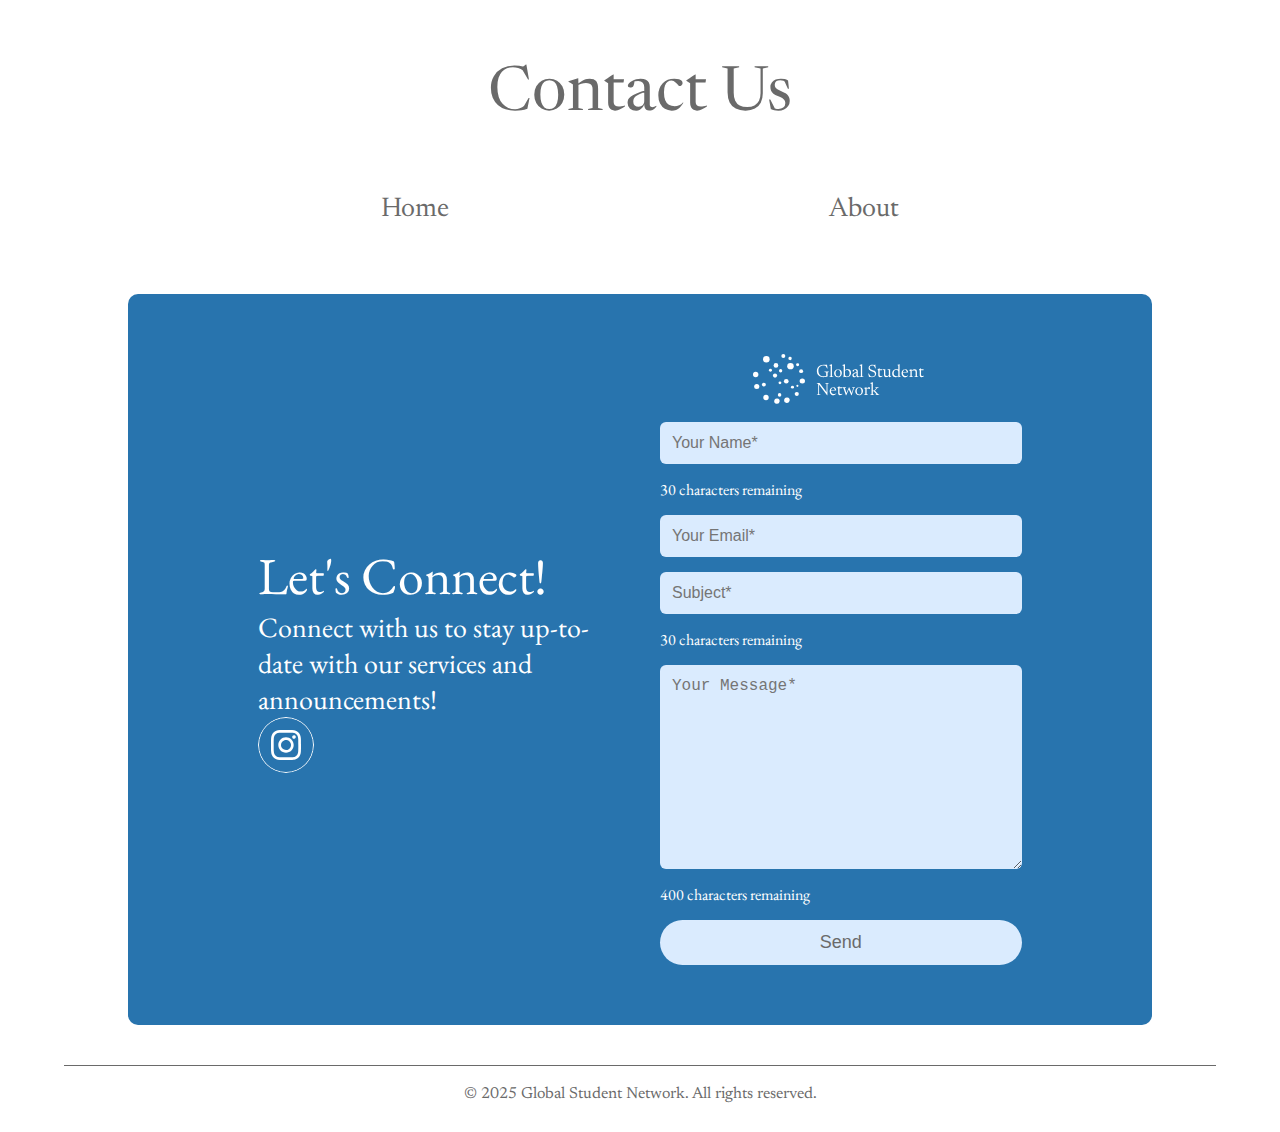
<file: contact.html>
<!DOCTYPE html>
<html lang="en">
<head>
    <meta charset="UTF-8">
    <title>Contact Us</title>
    <link rel="stylesheet" href="styles.css">
    <link rel="icon" type="image/png" href="media/favicon.png">
    <meta name="viewport" content="width=device-width, initial-scale=1.0">
</head>
<body>
<noscript>
    <style>
        #theme-toggle-button {
            display: none;
        }
    </style>
    <p style="color: red; text-align: center;">Theme switcher requires JavaScript to work.
        Please enable JavaScript to use this feature.</p>
</noscript>
<header>
    <h1 class="navbar-title">Contact Us</h1>
    <nav class="navbar-non-home">
        <ul>
            <li><a href="index.html">Home</a></li>
            <li><a href="about.html">About</a></li>
        </ul>
    </nav>
</header>
<section class="contact-container">
    <div class="contact-info">
        <h2>Let's Connect!</h2>
        <p>Connect with us to stay up-to-date with our services and announcements!</p>
        <a href="https://www.instagram.com/gsn.ucla/" target="_blank">
            <!--image cite: https://brandfetch.com/instagram.com?view=library&library=default&collection=logos&asset=idmP9VWUNi-->
            <img src="media/instagram_logo.svg" alt="Instagram Logo" class="social-icon">
        </a>
    </div>

    <div class="contact-form-container">
        <img src="media/gsn_logo.svg" alt="Global Student Network Logo" class="contact-logo">
        <form action="https://httpbin.org/post" method="post" class="contact-form">
            <input type="hidden" name="possible_bot" value="true">
            <input type="hidden" name="form-errors" id="form-errors">

            <input id="name" type="text" name="name" placeholder="Your Name*" aria-label="Your Name" maxlength="30" required>
            <output id="name-count" class="count">30 characters remaining</output>
            <output id="name-error" class="error"></output>

            <input id="email" type="email" name="email" placeholder="Your Email*" aria-label="Your Email" required>
            <output id="email-error" class="error"></output>

            <input id="subject" type="text" name="subject" placeholder="Subject*" aria-label="Subject" maxlength="30" required>
            <output id="subject-count" class="count">30 characters remaining</output>
            <output id="subject-error" class="error"></output>

            <textarea id="message" name="message" placeholder="Your Message*" aria-label="Your Message" rows="10" maxlength="400" required></textarea>
            <output id="message-count" class="count">400 characters remaining</output>
            <output id="message-error" class="error"></output>

            <button type="submit">Send</button>
        </form>

    </div>
</section>
<img src="media/gsn_logo.svg" alt="Global Student Network Logo" class="logo theme-toggle-button" id="theme-toggle-button" style="display: none;">
<hr>
<footer>
    <p>&copy; 2025 Global Student Network. All rights reserved.</p>
</footer>
<script src="script.js"></script>
</body>
</html>
</file>
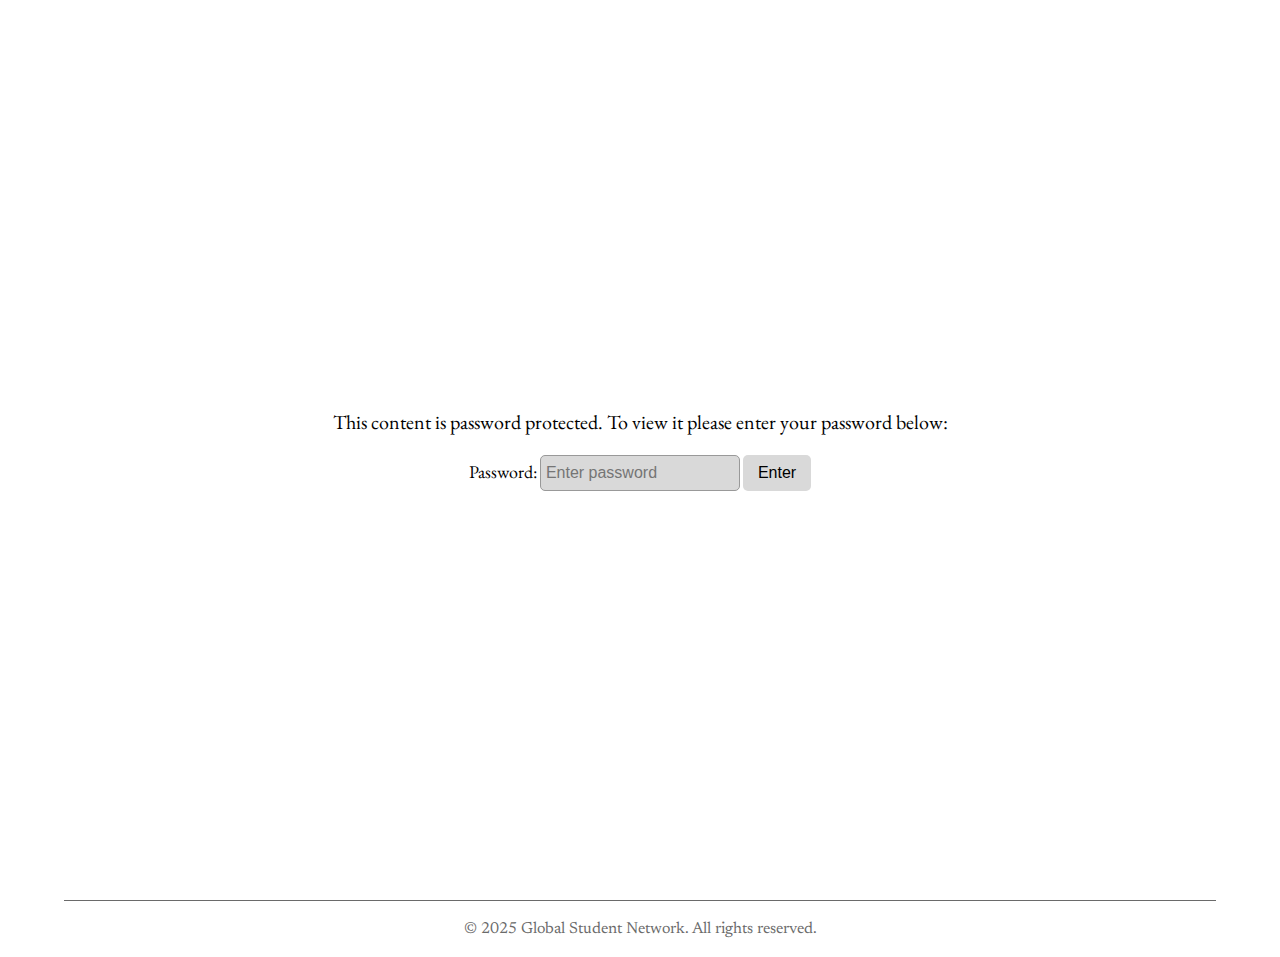
<file: login.html>
<!DOCTYPE html>
<html lang="en">
<head>
    <meta charset="UTF-8">
    <title>GSN Portal</title>
    <link rel="stylesheet" href="styles.css">
    <link rel="icon" type="image/png" href="media/favicon.png">
    <meta name="viewport" content="width=device-width, initial-scale=1.0">
</head>
<body>
<noscript>
    <style>
        #theme-toggle-button {
            display: none;
        }
    </style>
    <p style="color: red; text-align: center;">Theme switcher requires JavaScript to work.
        Please enable JavaScript to use this feature.</p>
</noscript>
<section class="password-container">
    <p class="password-message">
        This content is password protected. To view it please enter your password below:
    </p>
    <form class="password-form">
        <label for="password">Password:</label>
        <input type="password" id="password" class="password-input" placeholder="Enter password">
        <button type="submit" class="password-button">Enter</button>
    </form>
</section>
<img src="media/gsn_logo.svg" alt="Global Student Network Logo" class="logo theme-toggle-button" id="theme-toggle-button" style="display: none;">
<hr>
<footer>
    <p>&copy; 2025 Global Student Network. All rights reserved.</p>
</footer>
<script src="script.js"></script>
</body>
</html>
</file>
<file: styles.css>
@import url('https://fonts.googleapis.com/css2?family=Newsreader:wght@300;400;700&display=swap');
@import url('https://fonts.googleapis.com/css2?family=EB+Garamond:wght@400;700&display=swap');

:root {
    --background-color: #FFFFFF;
    --navbar-text-color: #6A6A6A;
    --footer-text-color: #6A6A6A;
    --logo-animation-color: color(display-p3 0.0 0.3 0.7);
    /*index page*/
    --index-hero-text-color: #3370F6;
    --index-navbar-color: #DAEBFE;
    --index-section1-color1: #2874AE;
    --index-section1-color2: #555555;
    --index-section1-graphic-color: #FEDEDA;
    --index-section2-color1: #FFFFFF;
    --index-section2-background: #2874AE;
    --index-section3-color1: #555555;
    --index-section4-color1: #555555;
    --index-section4-background: #DAEBFE;

    --non-index-navbar-color: #FFFFFF;
    --non-index-navbar-text-color: #6A6A6A;
    /*contact page*/
    --contact-color1: #FFFFFF;
    --contact-form-input: #DAEBFE; /*form input*/
    --contact-form-text: #6A6A6A; /*form text*/
    --contact-background: #2874AE;
    /*about page*/
    --about-color1: #2874AE;
    --about-color2: #555555;
    /*!*login page*!*/
    --login-text-color: #000000;
    --login-input-color: #D9D9D9
}
[data-theme="dark"] {
    --background-color: #181818;
}
* {
    margin: 0;
    padding: 0;
    box-sizing: border-box;
}
body {
    display: flex;
    flex-direction: column;
    background-color: var(--background-color);
    font-family: 'Times New Roman', serif;
    align-items: flex-start;
}
/* index page */
.container {
    display: flex;
    justify-content: center;
    align-items: flex-start;
    width: 100%;
    height: 90vh;
    background-color: var(--index-navbar-color);
}
.image-background {
    display: flex;
    flex-direction: column;
    width: 98%;
    height: 100%;
    background-image: url('media/background-2.png');
    border-radius: 0 0 24px 24px;
    background-size: cover;
}
.hero-text {
    margin: auto;
    text-align: center;
    color: white;
    font-size: 64px;
    font-weight: 400;
    font-family: 'Newsreader', serif;
    text-shadow: 2px 2px 8px rgba(0, 0, 0, 0.25);
}
.hero-text span {
    color: var(--index-hero-text-color);
}
.content-overlay {
    display: flex;
    justify-content: space-between;
    width: 100%;
}
.right-icons {
    cursor: pointer;
    margin-top: 20px;
    margin-right: 60px;
}
.logo {
    /*z-index: 2;*/
    width: 175px;
    height: 50px;
    margin-top: 20px;
    margin-left: 60px;
}
.logo:hover {
    cursor: pointer;
}
.social-icon {
    width: 56px;
    height: 56px;
    border-radius: 30px;
}
.social-icon:hover {
    box-shadow: 0 4px 10px rgba(0, 0, 0, 0.2); /* Soft shadow effect */
    transform: scale(1.1); /* Slightly enlarges the icon */
    transition: transform 0.3s ease-in-out;
    background-color: color-mix(in srgb, var(--logo-animation-color) 80%, white);
}
.login-icon {
    width: 100px;
    height: 56px;
    margin-left: 20px;
    border-radius: 24px;
}
.login-icon:hover {
    box-shadow: 0 4px 10px rgba(0, 0, 0, 0.2); /* Soft shadow effect */
    transform: scale(1.1); /* Slightly enlarges the icon */
    transition: transform 0.3s ease-in-out;
    background-color: color-mix(in srgb, var(--logo-animation-color) 80%, white);
}
.navbar {
    display: flex;
    align-items: center;
    justify-content: center;
    position: sticky;
    top: 0;
    width: 100%;
    height: 10vh;
    background-color: var(--index-navbar-color);
}
.navbar ul {
    display: flex;
    list-style: none;
    width: 100%;
    justify-content: space-evenly;
}
.navbar ul li a {
    color: var(--navbar-text-color);
    font-family: 'Newsreader', serif;
    text-decoration: none;
    font-size: 27px;
    font-weight: 400;
}
.container-2 {
    display: flex;
    width: 100%;
    flex-direction: row;
    margin-top: 10%;
    margin-bottom: 10%;
    margin-left: 18%;
    gap: 15vh;
}
.graphic path {
    fill: var(--index-section1-graphic-color);
    stroke: var(--index-section1-graphic-color);
}
#mission {
    color: var(--index-section1-color1);
    font-family: 'EB Garamond', serif;
    font-weight: 500;
    font-size: 64px;
    text-align: center;
    width: 45%
}
#mission-statement {
    color: var(--index-section1-color2);
    font-family: 'EB Garamond', serif;
    font-weight: 500;
    font-size: 30px;
    text-align: center;
    width: 45%;
}
.vision-container {
    display: flex;
    justify-content: center;
    align-items: center;
    height: 100vh;
    width: 100%;
    background-color: var(--index-section2-background);
    border-radius: 0 0 24px 24px;
}
#vision-statement {
    color: var(--index-section2-color1);
    font-size: 48px;
    font-weight: 400;
    font-family: 'Newsreader', serif;
    text-align: center;
    min-width: 68%;
    margin-left: 3%;
    z-index: 2;
}
.icon-1 {
    transform: translate(120px, -150px);
    z-index: 1;
}
.icon-2 {
    transform: translate(-120px, 180px);
    z-index: 1;
}
.animated-container {
    display: flex;
    flex-direction: column;
    justify-content: center;
    width: 100%;
    margin-top: 10%;
    margin-bottom: 10%;
}
.animated-container h1 {
    text-align: center;
    font-size: 62px;
    font-family: 'EB Garamond', serif;
    font-weight: 500;
    color: var(--index-section3-color1);
}
.animated-container h2 {
    text-align: center;
    font-size: 48px;
    font-family: 'EB Garamond', serif;
    font-weight: 500;
    color: var(--index-section3-color1);
}
.president-container {
    display: flex;
    flex-direction: row;
    margin-left: 20%;
    height: 100vh;
    width: 100%;
    font-size: 30px;
    font-family: 'EB Garamond', serif;
    font-weight: 500;
    color: var(--index-section4-color1);
}
.picture-box {
    height: 75%;
    width: 30%;
    background-color: #D9D9D9;
    color: black;
    border-radius: 0 0 0 24px;
}
.quote-box {
    height: 75%;
    width: 30%;
    background-color: var(--index-section4-background);
    border-radius: 0 0 24px 0;
}
.quote-box p {
    margin-top: 16%;
    margin-left: 12%;
    width: 80%;
}
hr {
    border: none;
    height: 1px;
    background-color: var(--footer-text-color);
    width: 90%;
    margin: 0 auto;
}
footer {
    text-align: center;
    width: 100%;
    padding: 20px;
    color: var(--footer-text-color);
    font-size: 16px;
    font-weight: 400;
    font-family: 'Newsreader', serif;
}
/*login page*/
.password-container {
    display: flex;
    flex-direction: column;
    align-items: center;
    justify-content: center;
    height: 100vh;
    width: 100%;
    text-align: center;
    font-family: 'EB Garamond', serif;
    color: var(--login-text-color);
}
.password-message {
    font-size: 20px;
    margin-bottom: 20px;
    width: 100%;
    text-align: center;
}
.password-form label {
    font-size: 18px;
}
.password-input {
    width: 200px;
    height: 36px;
    padding: 5px;
    font-size: 16px;
    border: 1px solid #999;
    border-radius: 5px;
    background-color: var(--login-input-color);
}
.password-button {
    height: 36px;
    padding: 5px 15px;
    font-size: 16px;
    border: none;
    background-color: var(--login-input-color);
    border-radius: 5px;
    cursor: pointer;
    transition: background 0.3s ease-in-out;
}
.password-button:hover {
    background-color: #777;
}
/*non home navbar*/
header {
    width: 100%;
}
.navbar-non-home {
    display: flex;
    justify-content: center;
    align-items: center;
    width: 100%;
    height: 10vh;
    background-color: var(--non-index-navbar-color);
}
.navbar-non-home ul {
    display: flex;
    list-style: none;
    width: 100%;
    justify-content: space-evenly;
}
.navbar-non-home ul li a {
    color: var(--non-index-navbar-text-color);
    font-family: 'Newsreader', serif;
    text-decoration: none;
    font-size: 27px;
    font-weight: 400;
}
.navbar-title {
    text-align: center;
    color: var(--non-index-navbar-text-color);
    font-size: 62px;
    font-weight: 400;
    font-family: 'Newsreader', serif;
    margin-top: 5%;
    margin-bottom: 3%;
}
/*contact page*/
.contact-container {
    display: flex;
    flex-wrap: wrap;
    justify-content: center;
    align-items: center;
    background-color: var(--contact-background);
    color: white;
    padding: 60px;
    margin: 40px auto;
    width: 80%;
    max-width: 1200px;
    border-radius: 10px;
    gap: 40px;
}
.contact-logo {
    width: 175px;
    height: 50px;
    margin-bottom: 5%;
}
.contact-info {
    flex: 1;
    min-width: 300px;
    max-width: 40%;
    text-align: left;
}
.contact-info h2 {
    font-size: 52px;
    font-family: 'EB Garamond', serif;
    font-weight: 400;
}
.contact-info p {
    font-size: 28px;
    font-family: 'EB Garamond', serif;
    font-weight: 400;
}
.contact-form-container {
    flex: 1;
    min-width: 300px;
    max-width: 40%;
    display: flex;
    flex-direction: column;
    align-items: center;
    width: 100%;
}
.contact-form {
    font-family: 'EB Garamond', serif;
    font-weight: 400;
    width: 100%;
    max-width: 400px;
    display: flex;
    flex-direction: column;
    gap: 15px;
}
.contact-form input,
.contact-form textarea {
    width: 100%;
    padding: 12px;
    font-size: 16px;
    border: none;
    border-radius: 6px;
    background-color: var(--contact-form-input);
    color: var(--contact-form-text);
}
.contact-form button {
    width: 100%;
    padding: 12px;
    font-size: 18px;
    background-color: var(--contact-form-input);
    color: var(--contact-form-text);
    border: none;
    border-radius: 36px;
    cursor: pointer;
    transition: background 0.3s ease-in-out;
}
.contact-form button:hover {
    background-color: #FFD100;
    color: black;
}
/*about page*/
.team-container {
    display: flex;
    flex-wrap: wrap;
    justify-content: center;
    gap: 5px;
    padding: 40px;
    width: 80%;
    margin: 3% auto 10% auto;
}
/*!* Team Member Card *!*/
/*.team-member {*/
/*    !*background-color: white;*!*/
/*    padding: 20px;*/
/*    border-radius: 10px;*/
/*    width: 250px;*/
/*    display: flex;*/
/*    flex-direction: column;*/
/*    align-items: center;*/
/*}*/
/*!* Placeholder for images (Using a div block) *!*/
/*.image-placeholder {*/
/*    width: 100%;*/
/*    height: 180px;*/
/*    background-color: #D9D9D9; !* Gray box instead of an image *!*/
/*    border-radius: 16px;*/
/*}*/
/*!* Name Styling *!*/
/*.team-member h3 {*/
/*    margin-top: 10px;*/
/*    font-size: 28px;*/
/*    color: var(--about-color1);*/
/*    font-weight: 500;*/
/*}*/
/*!* Role Styling *!*/
/*.team-member p {*/
/*    color: var(--about-color2);*/
/*    font-size: 23px;*/
/*    font-weight: 500;*/
/*}*/
/*contact form handling input*/
#name:user-invalid {
    border: 2px solid red;
}
#email:user-invalid {
    border: 2px solid red;
}
#subject:user-invalid {
    border: 2px solid red;
}
#message:user-invalid {
    border: 2px solid red;
}
/* Error message styling */
.error {
    color: #ff4d4f;
    margin-top: -5px;
    font-size: 0.9em;
    display: none;
    transition: opacity 0.5s ease-in-out;
}
/* Invalid field border color */
.invalid {
    border: 2px solid red;
}
/* Smooth fade-out for error messages */
.error.fade-out {
    opacity: 0;
}
/*mobile UI*/
@media (max-width: 768px) {
    .contact-container {
        flex-direction: column; /* Stacks items */
        text-align: center;
        width: 90%; /* Expands slightly for smaller screens */
        padding: 40px 20px; /* Adjust padding */
    }

    .contact-info,
    .contact-form-container {
        max-width: 100%; /* Take full width */
        text-align: center;
    }

    .contact-form {
        max-width: 100%; /* Allows form to expand */
    }
    .container-2,
    .vision-container,
    .president-container {
        display: flex;
        justify-content: center;
        flex-direction: column;
        text-align: center;
        min-width: 100%;
    }
    .picture-box {
        display: flex;
        align-items: center;
        justify-content: center;
        min-width: 100%;
        height: 50%;
        background-color: #D9D9D9;
        color: black;
    }
    .quote-box {
        display: flex;
        align-items: center;
        justify-content: center;
        min-width: 100%;
        height: 50%;
        background-color: #F0FAFB;
    }
    .right-side, #vision-statement {
        max-width: 100%;

    }
    .social-icon, .login-icon {
        width: 40px;
        height: 40px;
    }
    .content-overlay {
        flex-direction: column; /* Stack logo and icons */
        align-items: center;
    }
    .icon-1, .icon-2 {
        display: none;
    }
    .banner {
        display: none;
    }
    .hero-text {
        font-size: 36px; /* Reduce text size */
    }
    #mission {
        display: flex;
        justify-content: center;
        margin: auto;
        font-size: 48px; /* Smaller mission title */
    }
    #mission-statement {
        display: flex;
        justify-content: center;
        margin: auto;
        font-size: 18px; /* Reduce mission text size */
    }
    #vision-statement {
        font-size: 24px; /* Reduce vision text size */
        margin: auto;
    }
    .contact-info h2 {
        font-size: 36px; /* Smaller heading */
    }
    .contact-info p {
        font-size: 20px; /* Adjust text for readability */
    }
    .quote-box p {
        font-size: 20px;
    }
}
</file>
